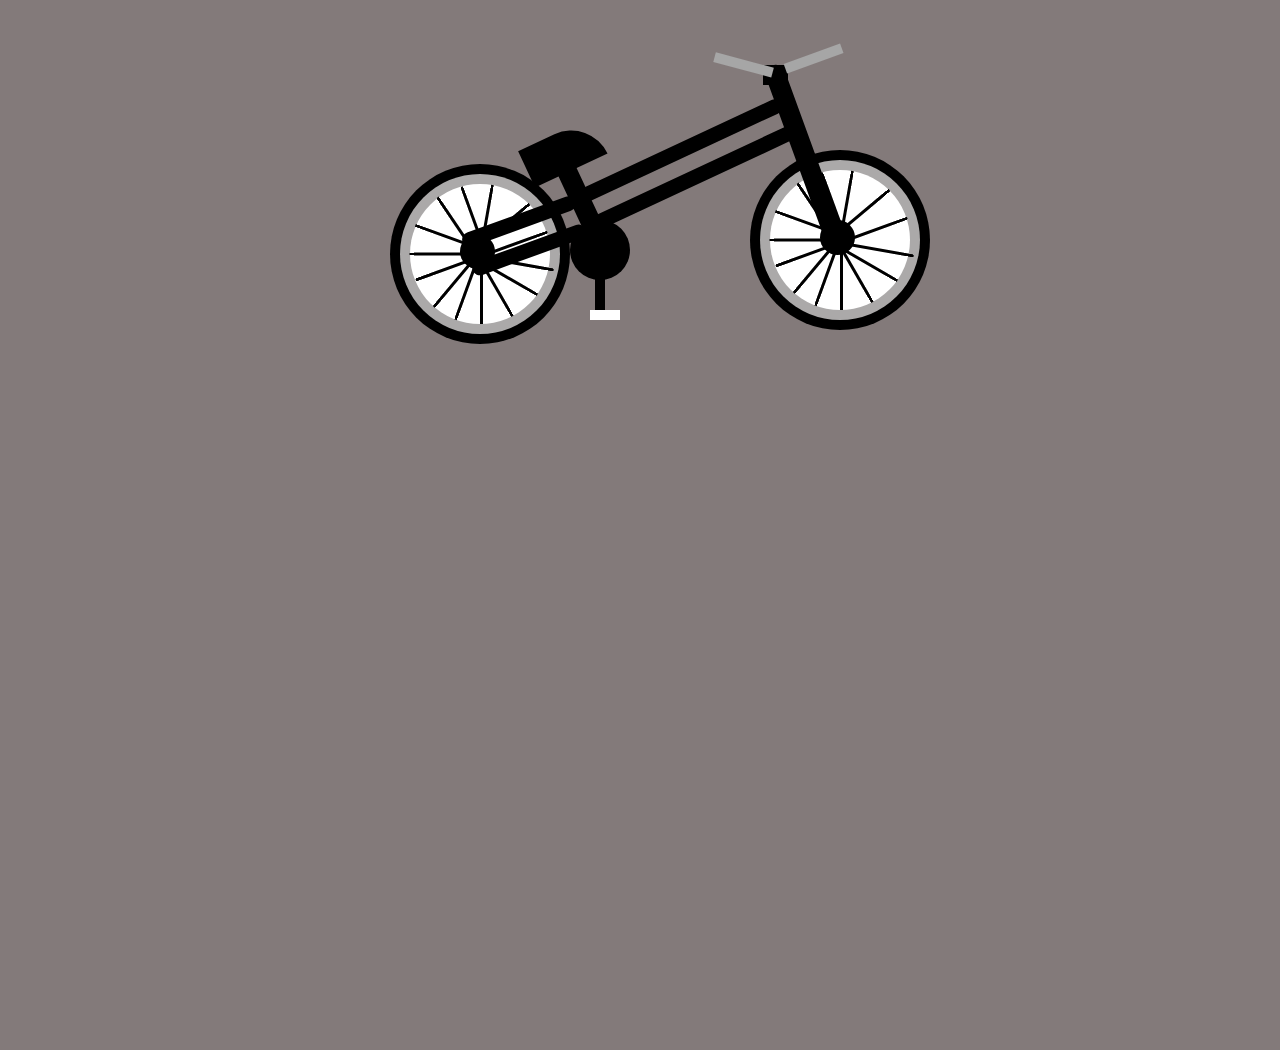
<file: lesson_11/index.html>
<!DOCTYPE html>
<html lang="en">
<head>
	<meta charset="UTF-8">
	<meta name="viewport" content="width=device-width, initial-scale=1.0">
	<title>lesson 11</title>
	<link rel="stylesheet" href="css/style.css">
	<link rel="stylesheet" href="css/nullstyle.css">
</head>
<body>
	<div class='wrapper'>
		<header class='header'></header>
		<main class='page'>
			<div class="ns-bike__body">
				<div class="ns-bike__wheel-front">
					<div class="ns-bike__tire">
						<div class="ns-bike__rim-front">
							<div class="air">
								<div class="ns-bike__bushing-front">
									<div class="sprinkles">
										<div class="ns-bike__sprinkles"></div>
										<div class="ns-bike__sprinkles"></div>
										<div class="ns-bike__sprinkles"></div>
										<div class="ns-bike__sprinkles"></div>
										<div class="ns-bike__sprinkles"></div>
										<div class="ns-bike__sprinkles"></div>
										<div class="ns-bike__sprinkles"></div>
										<div class="ns-bike__sprinkles"></div>
										<div class="ns-bike__sprinkles"></div>
										<div class="ns-bike__sprinkles"></div>
										<div class="ns-bike__sprinkles"></div>
										<div class="ns-bike__sprinkles"></div>
										<div class="ns-bike__sprinkles"></div>
										<div class="ns-bike__sprinkles"></div>
									</div>
								</div>
							</div>
						</div>
					</div>
				</div>



















				<div class="ns-bike__steering-wheel"></div>
				<div class="ns-bike__carried-out"></div>
				<div class="ns-bike__fork"></div>
				<div class="ns-bike__pipe-down"></div>
				<div class="ns-bike__pipe-top"></div>
				<div class="ns-bike__underseat"></div>
				<div class="ns-bike__saddle"></div>
				<div class="ns-bike__pipe-rear-down"></div>
				<div class="ns-bike__pipe-rear-top"></div>
				<div class="ns-bike__wheel-rear">
					<div class="ns-bike__tire">
						<div class="ns-bike__rim-rear">
							<div class="air">
								<div class="ns-bike__bushing-rear">
									<div class="sprinkles-rear">
										<div class="ns-bike__sprinkles"></div>
										<div class="ns-bike__sprinkles"></div>
										<div class="ns-bike__sprinkles"></div>
										<div class="ns-bike__sprinkles"></div>
										<div class="ns-bike__sprinkles"></div>
										<div class="ns-bike__sprinkles"></div>
										<div class="ns-bike__sprinkles"></div>
										<div class="ns-bike__sprinkles"></div>
										<div class="ns-bike__sprinkles"></div>
										<div class="ns-bike__sprinkles"></div>
										<div class="ns-bike__sprinkles"></div>
										<div class="ns-bike__sprinkles"></div>
										<div class="ns-bike__sprinkles"></div>
										<div class="ns-bike__sprinkles"></div>
									</div>
								</div>
							</div>
						</div>
					</div>
				</div>
				<div class="ns-bike__carried"></div>
				<div class="ns-bike__connecting-rod"></div>
				<div class="ns-bike__pedal"></div>
			</div>
		</main>
		<footer class='footer'></footer>
	</div>
</body>
</html>
</file>
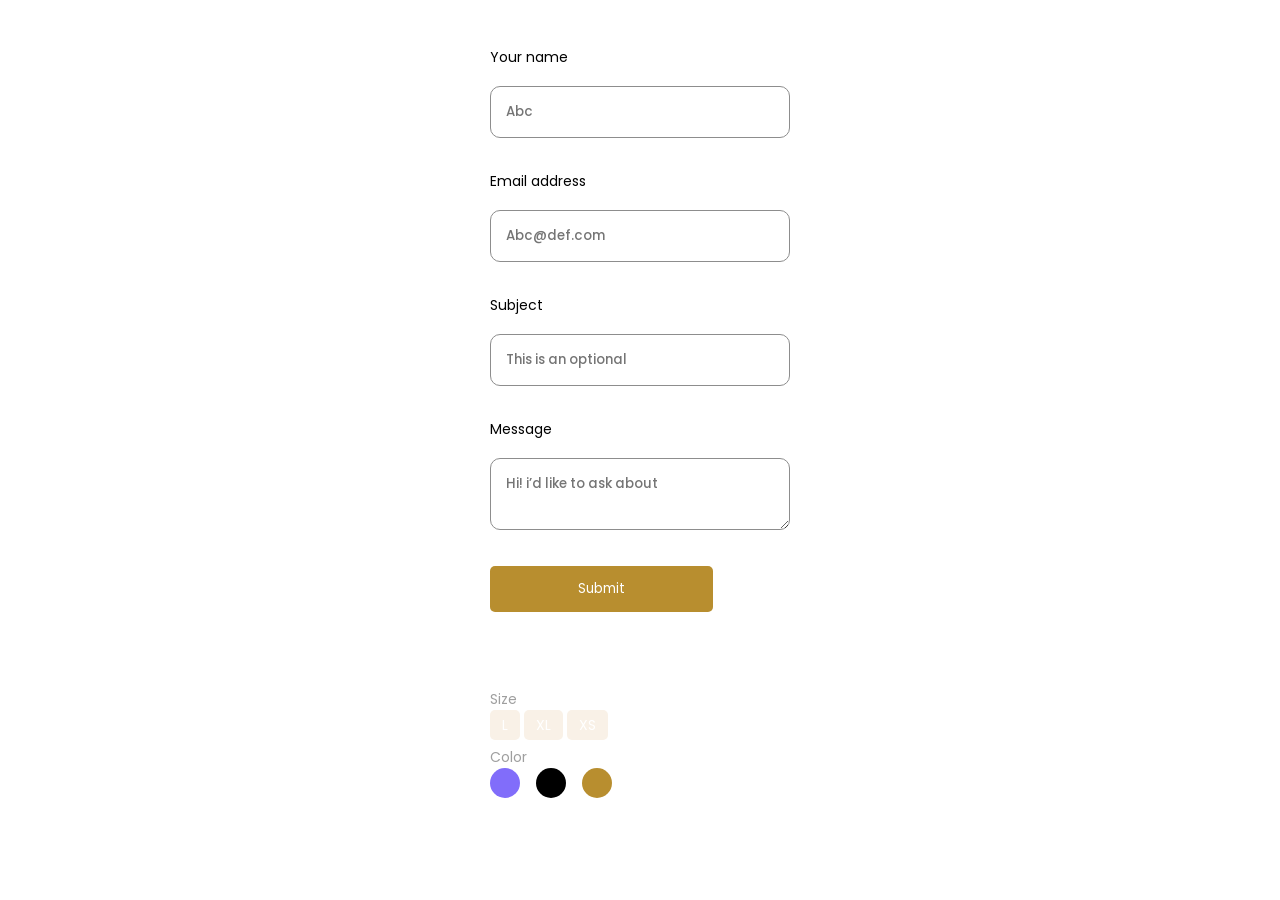
<file: lesson_14/index.html>
<!DOCTYPE html>
<html lang="en">
<head>
	<meta charset="UTF-8">
	<meta name="viewport" content="width=device-width, initial-scale=1.0">
	<title>lesson 14</title>
	<link rel="stylesheet" href="css/style.css">
	<link rel="stylesheet" href="css/nullstyle.css">
</head>
<body>
	<div class='wrapper'>
		<header class='header'>
		</header>
		<main class='page'>
			<div class='form__conteiner _conteiner'>
			<form action="#" class="form">
				<div class="menu_text">
					<label class="label_1" for="name_1">Your name</label>
					<input autocomplete="off" required id="name_1" name="form[]" type="text" placeholder="Abc" class="menu_item">
				</div>
				<div class="menu_text">
					<label class="label_1" for="name_2">Email address</label>
					<input autocomplete="off"  required id="name_2" name="form[]" type="email" placeholder="Abc@def.com" class="menu_item">
				</div>
				<div class="menu_text">
					<label class="label_1" for="name_3">Subject</label>
					<input autocomplete="off" required id="name_3" name="form[]" type="text" placeholder="This is an optional" class="menu_item">
				</div>
				<div class="menu_text">
					<label class="label_1" for="name_4">Message</label>
					<textarea class="menu_item menu_item_4" name="form[] " id="name_4" placeholder="Hi! i’d like to ask about"></textarea>
				</div>
				<div class="menu_text">
					<button type="submit" class="button" name="form[]">Submit</button>
				</div>
			</form>
			<div class="form__color">
				<div class="body">
					<div class="size">
						<h1 class="size__titel">Size</h1>
						<div class="size__content">
								<input type="radio" name="group" id="btn1" class="radio-input">
								<input type="radio" name="group" id="btn2" class="radio-input">
								<input type="radio" name="group" id="btn3" class="radio-input">
								<div class="buttons">
									<label for="btn1" class="button-size l">L</label>
									<label for="btn2" class="button-size xl">XL</label>
									<label for="btn3" class="button-size xs">XS</label>
								</div>
						</div>
					</div>
					<div class="color">
						<h1 class="color__titel">Color</h1>
						<div class="color__content">
							<input type="radio" name="color" id="toggle-btn" class="hidden-radio">
							<input type="radio" name="color" id="toggle-btn_2" class="hidden-radio">
							<input type="radio" name="color" id="toggle-btn_3" class="hidden-radio">
							<div class="buttons">
								<label for="toggle-btn" class="button-label__purpel purpel"></label>
								<label for="toggle-btn_2" class="button-label__black black"></label>
								<label for="toggle-btn_3" class="button-label__golden golden"></label>
							</div>
						</div>
					</div>
				</div>
			</div>
			</div>
		</main>
		<footer class='footer'></footer>
	</div>
	
</body>
</html>
</file>
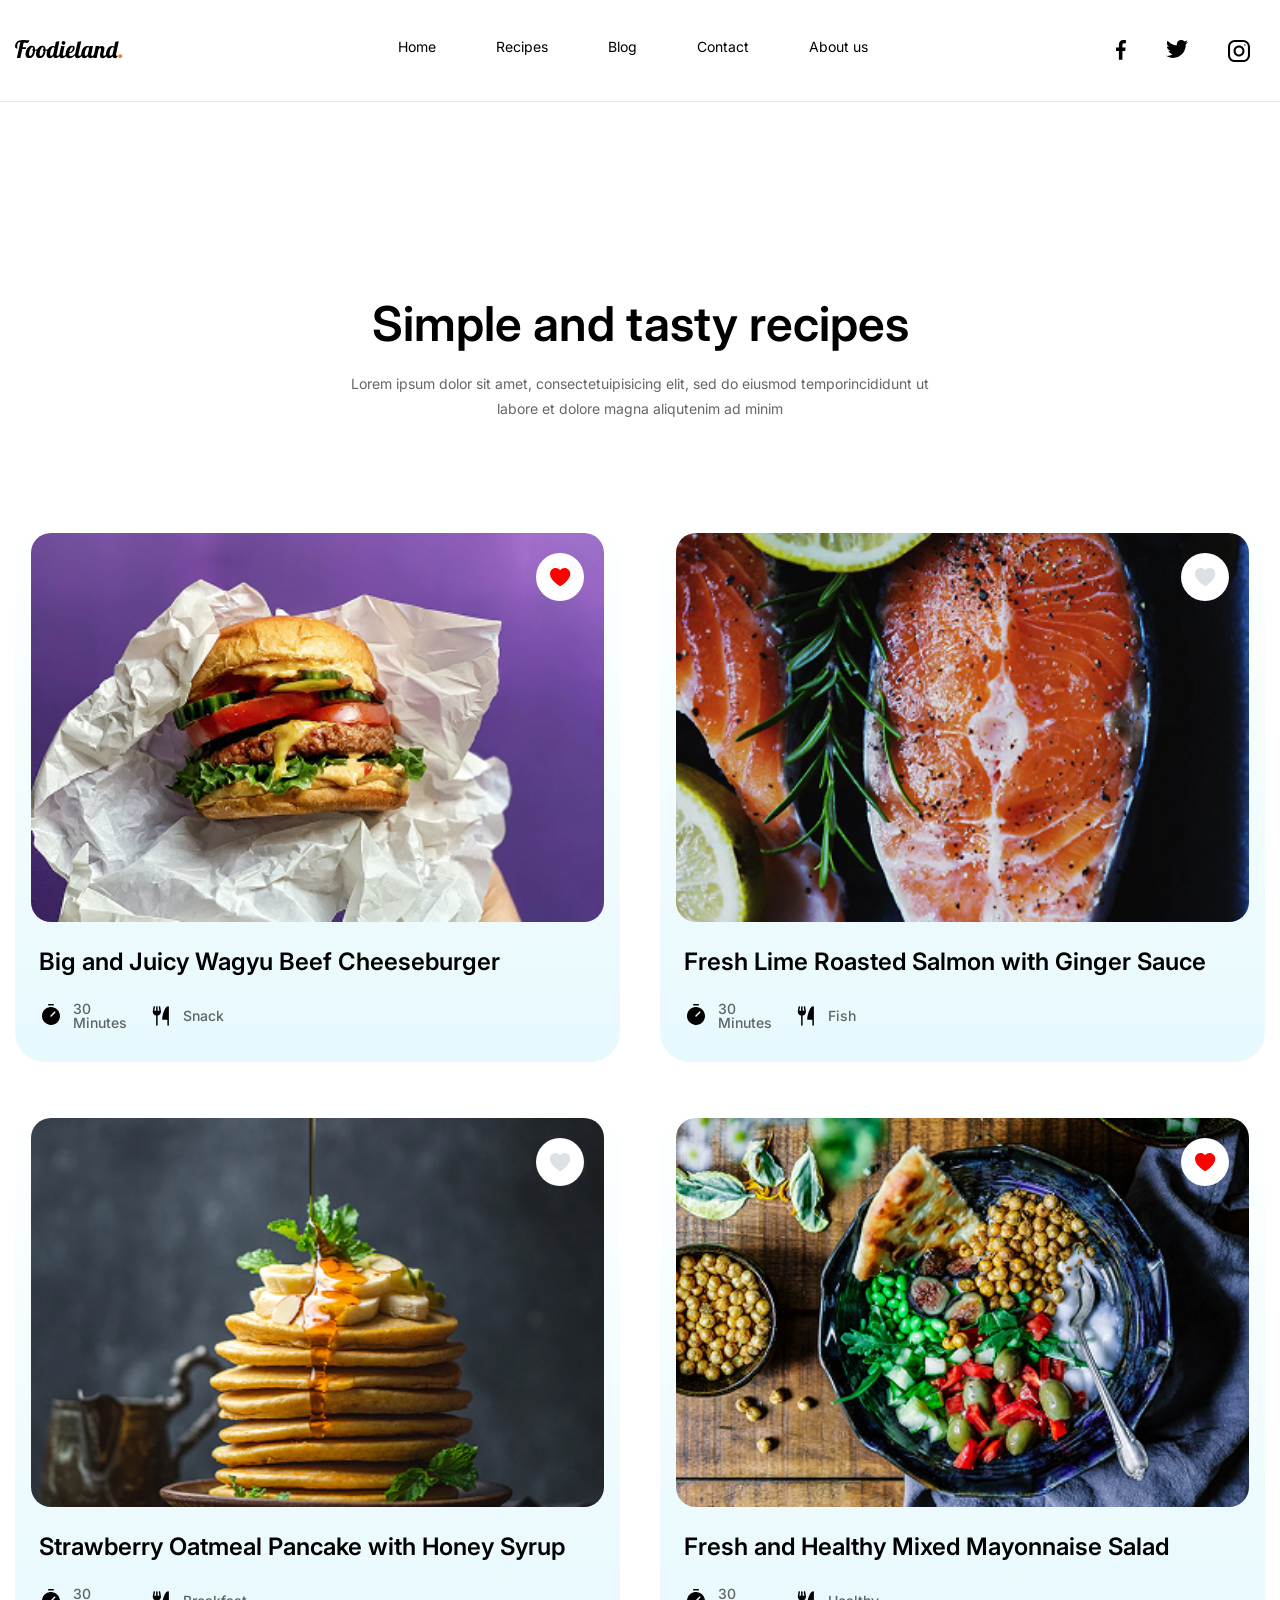
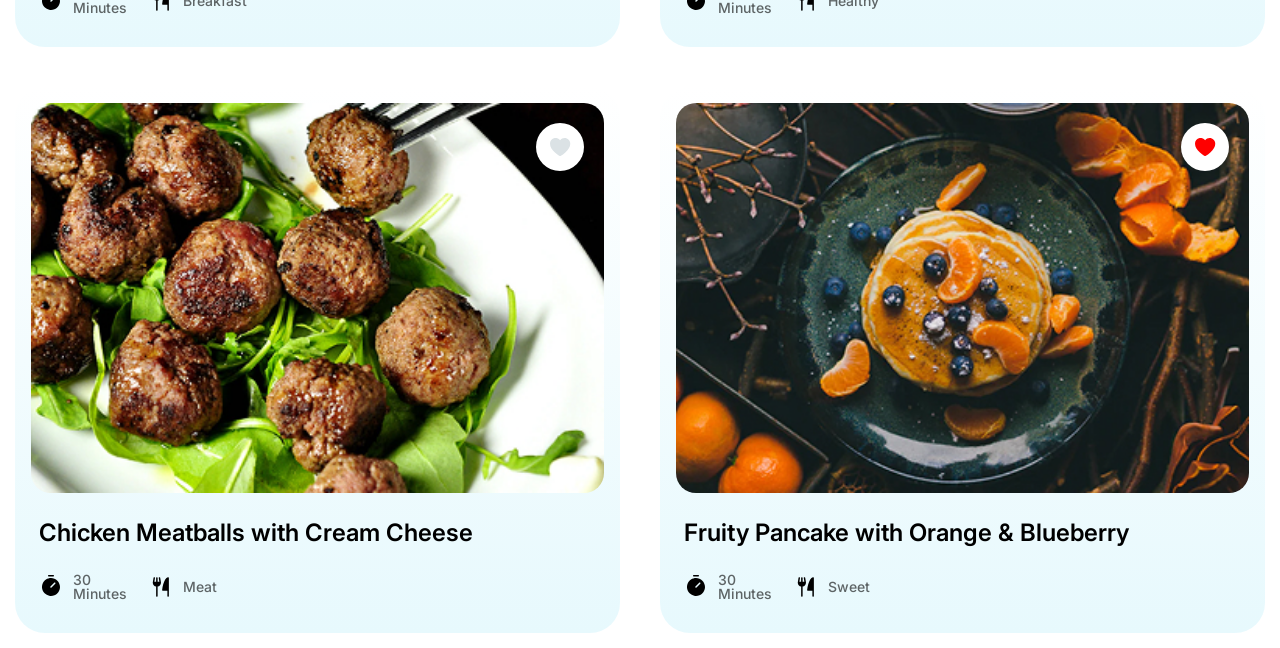
<file: lesson_16/index.html>
<!DOCTYPE html>
<html lang="en">
<head>
	<meta charset="UTF-8">
	<meta name="viewport" content="width=device-width, initial-scale=1.0">
	<title>lesson 16</title>
	<link rel="stylesheet" href="css/style.css">
	<link rel="stylesheet" href="css/nullstyle.css">
</head>
<body>
	<div class='wrapper'>
		<header class='header'>
			<div class='header__container _container'>
				<div class="header__logo">
					<img src="img/logo.svg" alt="Logo" class="logo">
				</div>
				<div class="header__menu menu">
					<div class="menu__body">
						<ul class="menu__list">
							<li class="menu__item"><a href="#" class="menu__link">Home</a></li>
							<li class="menu__item"><a href="#" class="menu__link">Recipes</a></li>
							<li class="menu__item"><a href="#" class="menu__link">Blog</a></li>
							<li class="menu__item"><a href="#" class="menu__link">Contact</a></li>
							<li class="menu__item"><a href="#" class="menu__link">About us</a></li>
						</ul>
					</div>
					
				</div>
				<div class="header__social">
					<a target="_blank" href="#" class="social__link"><img src="img/icons/01.svg" alt="Facebook"></a>
					<a target="_blank" href="#" class="social__link"><img src="img/icons/02.svg" alt="Instagram"></a>
					<a target="_blank" href="#" class="social__link"><img src="img/icons/03.svg" alt="Twitter"></a>
				</div>
				<button class="menu__icon icon-menu">
					<span></span>
				</button>
			</div>
		</header>
		<main class='page'>
			<section class="page__products products">
				<div class='products__conteiner _conteiner'>
						<div class='food__header header-food header-food_center'>
							<h1 class='header-food__title'>Simple and tasty recipes</h1>
							<h2 class='header-food__subtitle'>Lorem ipsum dolor sit amet, consectetuipisicing elit, sed do eiusmod temporincididunt ut labore et dolore magna aliqutenim ad minim</h2>
					</div>
					<div class="products__items">
						<div class="products__item item-products">
							<div class="item-products__header">
								<a href="#" class="item-products__image"><img src="img/01.jpg" alt="Image" class="item-products__img"></a>
								<a href="#" class="item-products__favorite item-products__favorite--active">
									<svg width="21" height="18" viewBox="0 0 21 18" fill="none" xmlns="http://www.w3.org/2000/svg">
									<path
										d="M14.625 8.2786e-06C13.7519 -0.00149138 12.8905 0.200775 12.1093 0.590718C11.328 0.980661 10.6486 1.54752 10.125 2.24621C9.41584 1.30266 8.42792 0.606001 7.30103 0.254824C6.17415 -0.0963541 4.96536 -0.0842713 3.84572 0.289363C2.72607 0.662997 1.75228 1.37926 1.06212 2.3368C0.371965 3.29434 0.0003989 4.44467 0 5.62501C0 12.3621 9.36008 17.6813 9.75851 17.9044C9.87048 17.9671 9.99667 18 10.125 18C10.2533 18 10.3795 17.9671 10.4915 17.9044C12.213 16.8961 13.8287 15.7173 15.3142 14.3856C18.5893 11.438 20.25 8.49047 20.25 5.62501C20.2483 4.13368 19.6551 2.70393 18.6006 1.6494C17.5461 0.594873 16.1163 0.00169855 14.625 8.2786e-06Z"
										fill="#DBE2E5" />
								</svg></a>
							</div>
							<div class="item-products__body">
								<a href="#" class="item-products__link-title">
									<h4 class="item-products__title">Big and Juicy Wagyu Beef Cheeseburger</h4>
								</a>
								<div class="item-products__options options-item-products">
									<div class="options-item-products__item options-item-products__item--time">30 Minutes</div>
									<div class="options-item-products__item options-item-products__item--fork">Snack</div>
								</div>
							</div>
						</div>
							<div class="products__item item-products">
								<div class="item-products__header">
									<a href="#" class="item-products__image"><img src="img/02.jpg" alt="Image" class="item-products__img"></a>
									<a href="#" class="item-products__favorite item-products__favorite">
										<svg width="21" height="18" viewBox="0 0 21 18" fill="none" xmlns="http://www.w3.org/2000/svg">
											<path
												d="M14.625 8.2786e-06C13.7519 -0.00149138 12.8905 0.200775 12.1093 0.590718C11.328 0.980661 10.6486 1.54752 10.125 2.24621C9.41584 1.30266 8.42792 0.606001 7.30103 0.254824C6.17415 -0.0963541 4.96536 -0.0842713 3.84572 0.289363C2.72607 0.662997 1.75228 1.37926 1.06212 2.3368C0.371965 3.29434 0.0003989 4.44467 0 5.62501C0 12.3621 9.36008 17.6813 9.75851 17.9044C9.87048 17.9671 9.99667 18 10.125 18C10.2533 18 10.3795 17.9671 10.4915 17.9044C12.213 16.8961 13.8287 15.7173 15.3142 14.3856C18.5893 11.438 20.25 8.49047 20.25 5.62501C20.2483 4.13368 19.6551 2.70393 18.6006 1.6494C17.5461 0.594873 16.1163 0.00169855 14.625 8.2786e-06Z"
												fill="#DBE2E5" />
										</svg></a>
								</div>
								<div class="item-products__body">
									<a href="#" class="item-products__link-title">
										<h4 class="item-products__title">Fresh Lime Roasted Salmon with Ginger Sauce</h4>
									</a>
									<div class="item-products__options options-item-products">
										<div class="options-item-products__item options-item-products__item--time">30 Minutes</div>
										<div class="options-item-products__item options-item-products__item--fork">Fish</div>
									</div>
								</div>
							</div>
							<div class="products__item item-products">
								<div class="item-products__header">
									<a href="#" class="item-products__image"><img src="img/03.jpg" alt="Image" class="item-products__img"></a>
									<a href="#" class="item-products__favorite item-products__favorite">
										<svg width="21" height="18" viewBox="0 0 21 18" fill="none" xmlns="http://www.w3.org/2000/svg">
											<path
												d="M14.625 8.2786e-06C13.7519 -0.00149138 12.8905 0.200775 12.1093 0.590718C11.328 0.980661 10.6486 1.54752 10.125 2.24621C9.41584 1.30266 8.42792 0.606001 7.30103 0.254824C6.17415 -0.0963541 4.96536 -0.0842713 3.84572 0.289363C2.72607 0.662997 1.75228 1.37926 1.06212 2.3368C0.371965 3.29434 0.0003989 4.44467 0 5.62501C0 12.3621 9.36008 17.6813 9.75851 17.9044C9.87048 17.9671 9.99667 18 10.125 18C10.2533 18 10.3795 17.9671 10.4915 17.9044C12.213 16.8961 13.8287 15.7173 15.3142 14.3856C18.5893 11.438 20.25 8.49047 20.25 5.62501C20.2483 4.13368 19.6551 2.70393 18.6006 1.6494C17.5461 0.594873 16.1163 0.00169855 14.625 8.2786e-06Z"
												fill="#DBE2E5" />
										</svg></a>
								</div>
								<div class="item-products__body">
									<a href="#" class="item-products__link-title">
										<h4 class="item-products__title">Strawberry Oatmeal Pancake with Honey Syrup</h4>
									</a>
									<div class="item-products__options options-item-products">
										<div class="options-item-products__item options-item-products__item--time">30 Minutes</div>
										<div class="options-item-products__item options-item-products__item--fork">Breakfast</div>
									</div>
								</div>
							</div>
							<div class="products__item item-products">
								<div class="item-products__header">
									<a href="#" class="item-products__image"><img src="img/04.jpg" alt="Image" class="item-products__img"></a>
									<a href="#" class="item-products__favorite item-products__favorite--active">
										<svg width="21" height="18" viewBox="0 0 21 18" fill="none" xmlns="http://www.w3.org/2000/svg">
											<path
												d="M14.625 8.2786e-06C13.7519 -0.00149138 12.8905 0.200775 12.1093 0.590718C11.328 0.980661 10.6486 1.54752 10.125 2.24621C9.41584 1.30266 8.42792 0.606001 7.30103 0.254824C6.17415 -0.0963541 4.96536 -0.0842713 3.84572 0.289363C2.72607 0.662997 1.75228 1.37926 1.06212 2.3368C0.371965 3.29434 0.0003989 4.44467 0 5.62501C0 12.3621 9.36008 17.6813 9.75851 17.9044C9.87048 17.9671 9.99667 18 10.125 18C10.2533 18 10.3795 17.9671 10.4915 17.9044C12.213 16.8961 13.8287 15.7173 15.3142 14.3856C18.5893 11.438 20.25 8.49047 20.25 5.62501C20.2483 4.13368 19.6551 2.70393 18.6006 1.6494C17.5461 0.594873 16.1163 0.00169855 14.625 8.2786e-06Z"
												fill="#DBE2E5" />
										</svg></a>
								</div>
								<div class="item-products__body">
									<a href="#" class="item-products__link-title">
										<h4 class="item-products__title">Fresh and Healthy Mixed Mayonnaise Salad</h4>
									</a>
									<div class="item-products__options options-item-products">
										<div class="options-item-products__item options-item-products__item--time">30 Minutes</div>
										<div class="options-item-products__item options-item-products__item--fork">Healthy</div>
									</div>
								</div>
							</div>
							<div class="products__item item-products">
								<div class="item-products__header">
									<a href="#" class="item-products__image"><img src="img/05.jpg" alt="Image" class="item-products__img"></a>
									<a href="#" class="item-products__favorite item-products__favorite">
										<svg width="21" height="18" viewBox="0 0 21 18" fill="none" xmlns="http://www.w3.org/2000/svg">
											<path
												d="M14.625 8.2786e-06C13.7519 -0.00149138 12.8905 0.200775 12.1093 0.590718C11.328 0.980661 10.6486 1.54752 10.125 2.24621C9.41584 1.30266 8.42792 0.606001 7.30103 0.254824C6.17415 -0.0963541 4.96536 -0.0842713 3.84572 0.289363C2.72607 0.662997 1.75228 1.37926 1.06212 2.3368C0.371965 3.29434 0.0003989 4.44467 0 5.62501C0 12.3621 9.36008 17.6813 9.75851 17.9044C9.87048 17.9671 9.99667 18 10.125 18C10.2533 18 10.3795 17.9671 10.4915 17.9044C12.213 16.8961 13.8287 15.7173 15.3142 14.3856C18.5893 11.438 20.25 8.49047 20.25 5.62501C20.2483 4.13368 19.6551 2.70393 18.6006 1.6494C17.5461 0.594873 16.1163 0.00169855 14.625 8.2786e-06Z"
												fill="#DBE2E5" />
										</svg></a>
								</div>
								<div class="item-products__body">
									<a href="#" class="item-products__link-title">
										<h4 class="item-products__title">Chicken Meatballs with Cream Cheese</h4>
									</a>
									<div class="item-products__options options-item-products">
										<div class="options-item-products__item options-item-products__item--time">30 Minutes</div>
										<div class="options-item-products__item options-item-products__item--fork">Meat</div>
									</div>
								</div>
							</div>
							<div class="products__item item-products">
								<div class="item-products__header">
									<a href="#" class="item-products__image"><img src="img/06.jpg" alt="Image" class="item-products__img"></a>
									<a href="#" class="item-products__favorite item-products__favorite--active">
										<svg width="21" height="18" viewBox="0 0 21 18" fill="none" xmlns="http://www.w3.org/2000/svg">
											<path
												d="M14.625 8.2786e-06C13.7519 -0.00149138 12.8905 0.200775 12.1093 0.590718C11.328 0.980661 10.6486 1.54752 10.125 2.24621C9.41584 1.30266 8.42792 0.606001 7.30103 0.254824C6.17415 -0.0963541 4.96536 -0.0842713 3.84572 0.289363C2.72607 0.662997 1.75228 1.37926 1.06212 2.3368C0.371965 3.29434 0.0003989 4.44467 0 5.62501C0 12.3621 9.36008 17.6813 9.75851 17.9044C9.87048 17.9671 9.99667 18 10.125 18C10.2533 18 10.3795 17.9671 10.4915 17.9044C12.213 16.8961 13.8287 15.7173 15.3142 14.3856C18.5893 11.438 20.25 8.49047 20.25 5.62501C20.2483 4.13368 19.6551 2.70393 18.6006 1.6494C17.5461 0.594873 16.1163 0.00169855 14.625 8.2786e-06Z"
												fill="#DBE2E5" />
										</svg></a>
								</div>
								<div class="item-products__body">
									<a href="#" class="item-products__link-title">
										<h4 class="item-products__title">Fruity Pancake with Orange & Blueberry</h4>
									</a>
									<div class="item-products__options options-item-products">
										<div class="options-item-products__item options-item-products__item--time">30 Minutes</div>
										<div class="options-item-products__item options-item-products__item--fork">Sweet</div>
									</div>
								</div>
							</div>
							
					</div>
					
				</div>
			</section>
		</main>
		<footer class='footer'></footer>
	</div>
	<script src="js/script.js"></script>
</body>
</html>
</file>
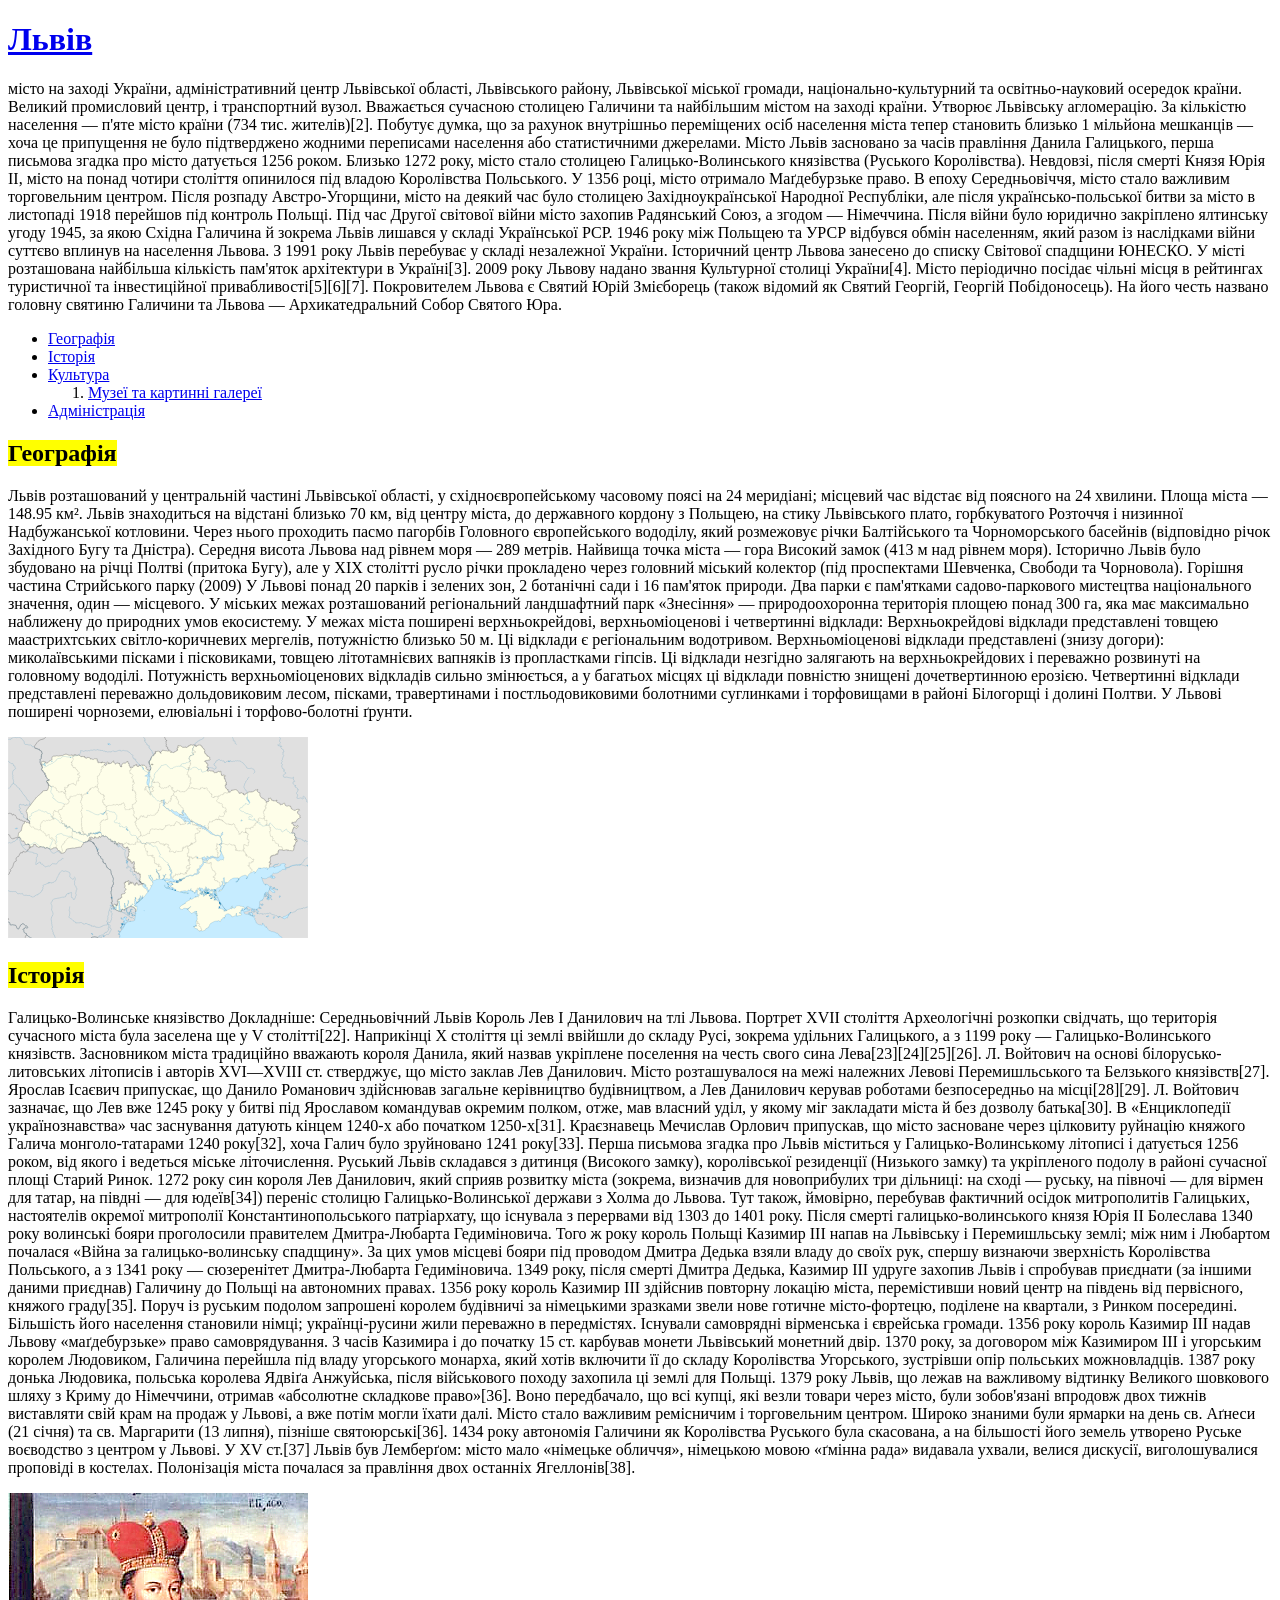
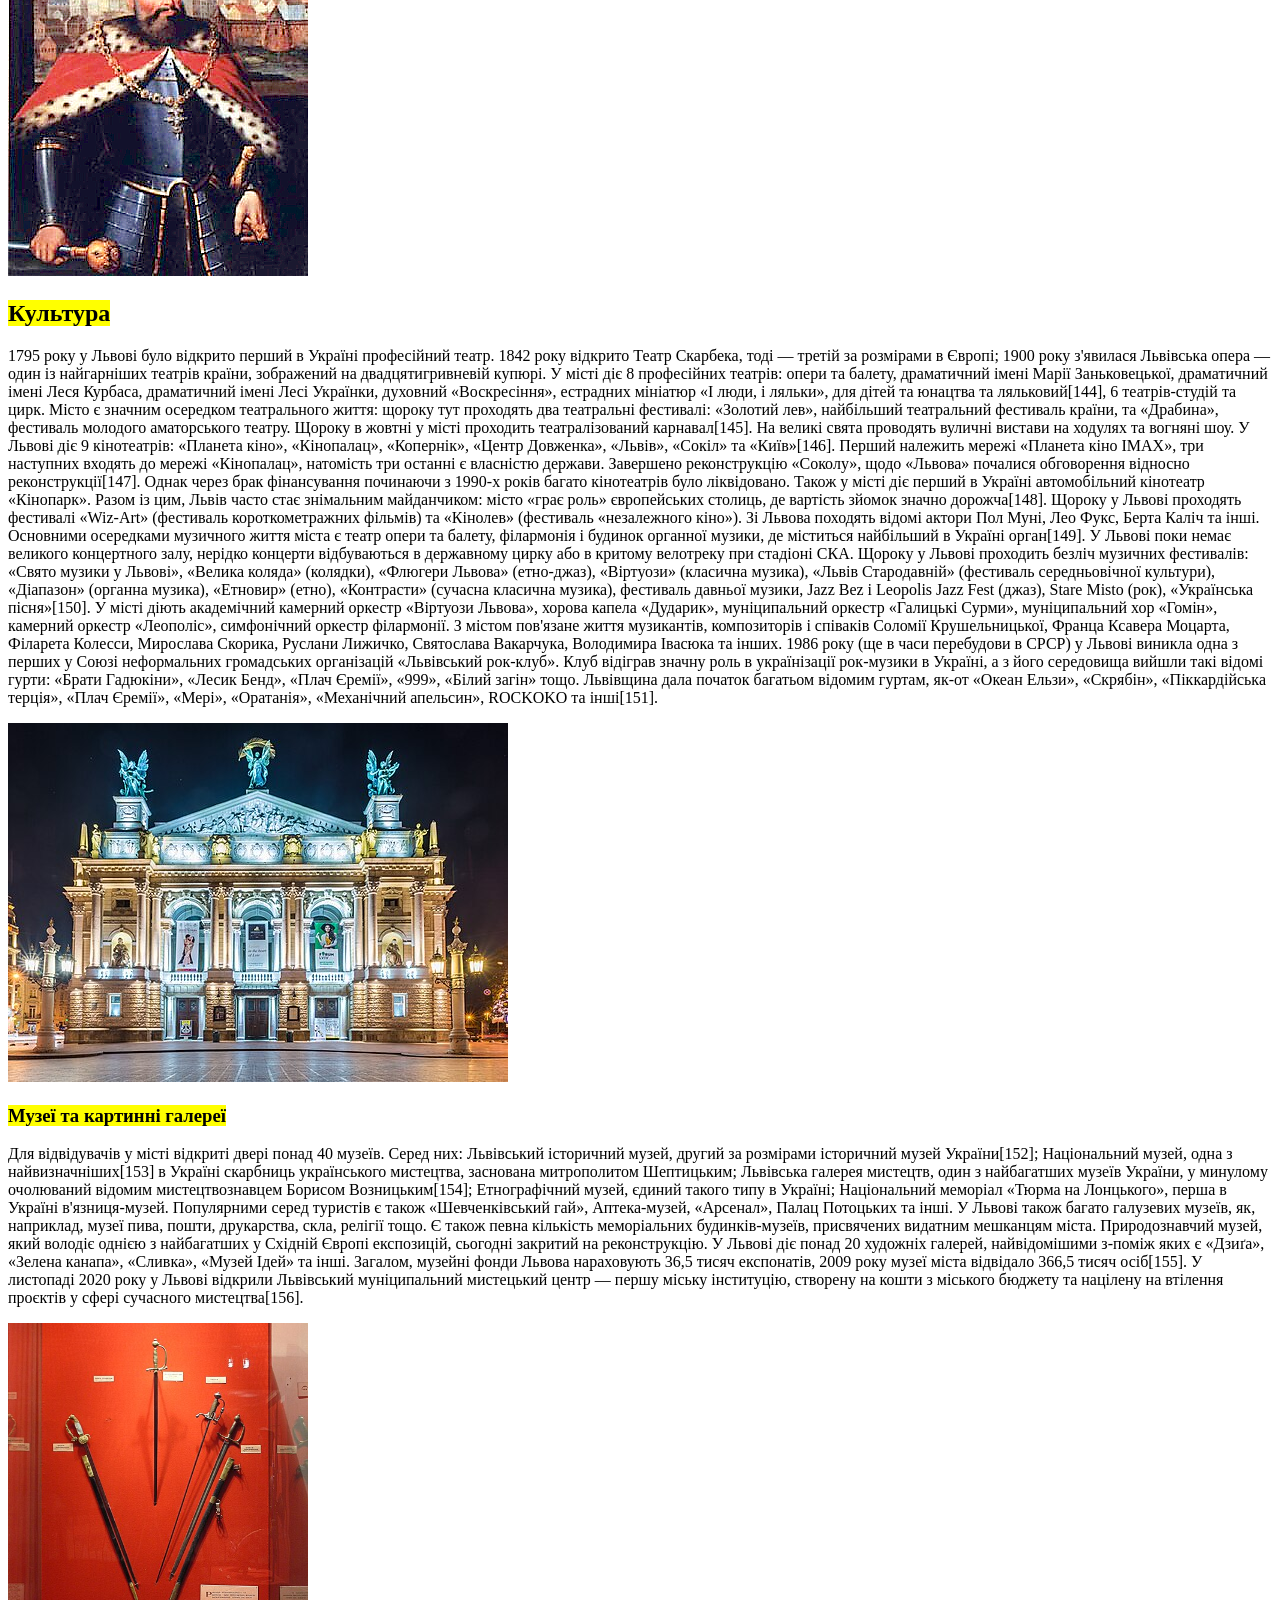
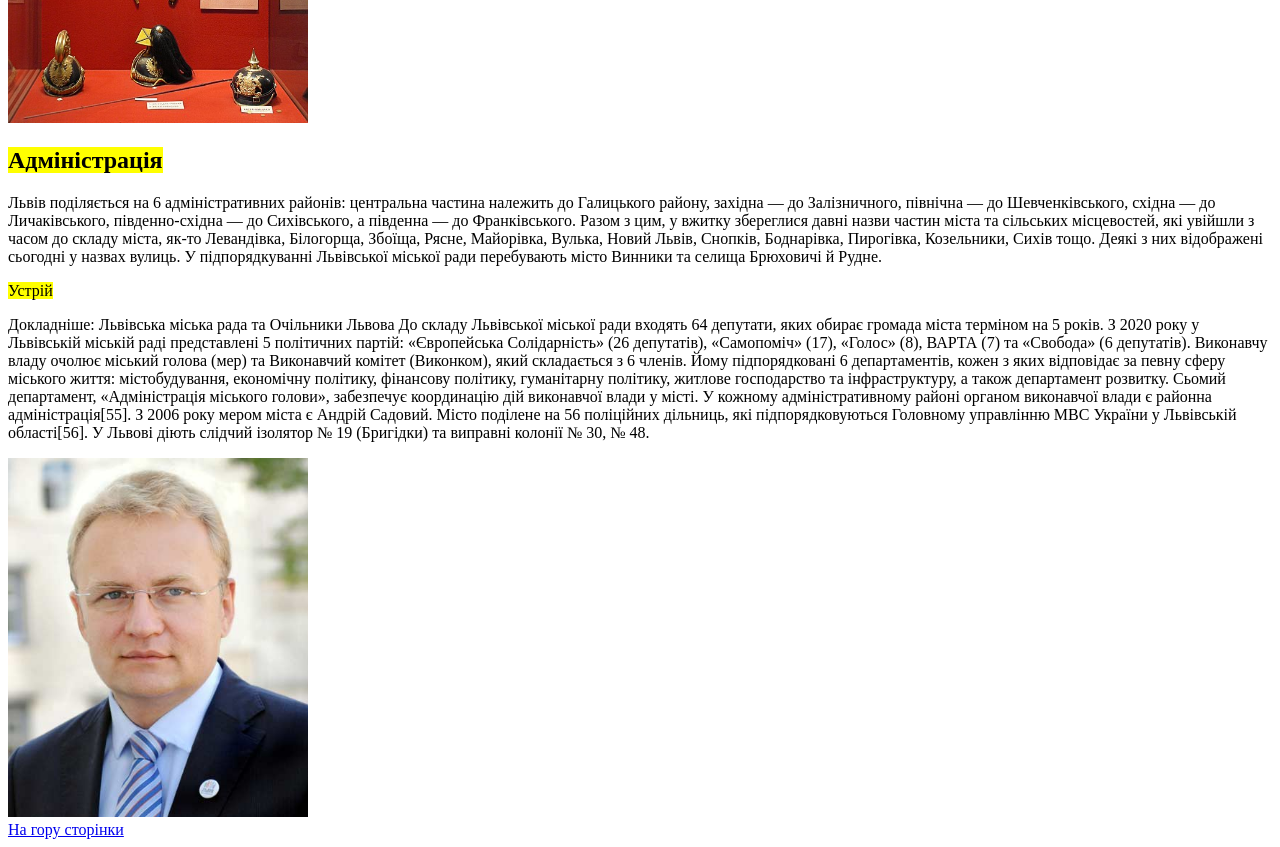
<file: lesson_2/index.html>
<!DOCTYPE html>
<html lang="en">
<head>
	<meta charset="UTF-8">
	<meta name="viewport" content="width=device-width, initial-scale=1.0">
	<title>lesson 2</title>
</head>
<body>
	<header id="header">
	<h1 ><a href="https://uk.wikipedia.org/wiki/%D0%9B%D1%8C%D0%B2%D1%96%D0%B2">Львів</a></h1>
	<div><p>місто на заході України, адміністративний центр Львівської області, Львівського району, Львівської міської громади,
	національно-культурний та освітньо-науковий осередок країни. Великий промисловий центр, і транспортний вузол. Вважається
	сучасною столицею Галичини та найбільшим містом на заході країни. Утворює Львівську агломерацію. За кількістю населення
	— п'яте місто країни (734 тис. жителів)[2]. Побутує думка, що за рахунок внутрішньо переміщених осіб населення міста
	тепер становить близько 1 мільйона мешканців — хоча це припущення не було підтверджено жодними переписами населення або
	статистичними джерелами.
	
	Місто Львів засновано за часів правління Данила Галицького, перша письмова згадка про місто датується 1256 роком.
	Близько 1272 року, місто стало столицею Галицько-Волинського князівства (Руського Королівства). Невдовзі, після смерті
	Князя Юрія II, місто на понад чотири століття опинилося під владою Королівства Польського. У 1356 році, місто отримало
	Маґдебурзьке право. В епоху Середньовіччя, місто стало важливим торговельним центром. Після розпаду Австро-Угорщини,
	місто на деякий час було столицею Західноукраїнської Народної Республіки, але після українсько-польської битви за місто
	в листопаді 1918 перейшов під контроль Польщі. Під час Другої світової війни місто захопив Радянський Союз, а згодом —
	Німеччина. Після війни було юридично закріплено ялтинську угоду 1945, за якою Східна Галичина й зокрема Львів лишався у
	складі Української РСР. 1946 року між Польщею та УРСР відбувся обмін населенням, який разом із наслідками війни суттєво
	вплинув на населення Львова. З 1991 року Львів перебуває у складі незалежної України.
	
	Історичний центр Львова занесено до списку Світової спадщини ЮНЕСКО. У місті розташована найбільша кількість пам'яток
	архітектури в Україні[3]. 2009 року Львову надано звання Культурної столиці України[4]. Місто періодично посідає чільні
	місця в рейтингах туристичної та інвестиційної привабливості[5][6][7].
	
	Покровителем Львова є Святий Юрій Змієборець (також відомий як Святий Георгій, Георгій Побідоносець). ​На його честь
	названо головну святиню Галичини та Львова — Архикатедральний Собор Святого Юра.</p></div>
	<div>
		<ul>
			<li><a href="#geografi">Географія</a></li>
			<li><a  href="#histori">Історія</a></li>
			<li><a  href="#kultura">Культура</a>
			<ol><li><a href="#musem">Музеї та картинні галереї</a></li></ol></li>
			<li><a  href="#administr">Адміністрація</a></li>
		</ul>
	</div>
	</header>
	<main>
	<h2><mark>Географія</mark></h2>
	<div id="geografi"><p>Львів розташований у центральній частині Львівської області, у східноєвропейському часовому поясі на 24 меридіані;
	місцевий час відстає від поясного на 24 хвилини. Площа міста — 148.95 км².
	
	Львів знаходиться на відстані близько 70 км, від центру міста, до державного кордону з Польщею, на стику Львівського
	плато, горбкуватого Розточчя і низинної Надбужанської котловини. Через нього проходить пасмо пагорбів Головного
	європейського вододілу, який розмежовує річки Балтійського та Чорноморського басейнів (відповідно річок Західного Бугу
	та Дністра). Середня висота Львова над рівнем моря — 289 метрів. Найвища точка міста — гора Високий замок (413 м над
	рівнем моря). Історично Львів було збудовано на річці Полтві (притока Бугу), але у XIX столітті русло річки прокладено
	через головний міський колектор (під проспектами Шевченка, Свободи та Чорновола).
	
	
	Горішня частина Стрийського парку (2009)
	У Львові понад 20 парків і зелених зон, 2 ботанічні сади і 16 пам'яток природи. Два парки є пам'ятками садово-паркового
	мистецтва національного значення, один — місцевого. У міських межах розташований регіональний ландшафтний парк
	«Знесіння» — природоохоронна територія площею понад 300 га, яка має максимально наближену до природних умов екосистему.
	
	У межах міста поширені верхньокрейдові, верхньоміоценові і четвертинні відклади:
	
	Верхньокрейдові відклади представлені товщею маастрихтських світло-коричневих мергелів, потужністю близько 50 м. Ці
	відклади є регіональним водотривом.
	Верхньоміоценові відклади представлені (знизу догори): миколаївськими пісками і пісковиками, товщею літотамнієвих
	вапняків із пропластками гіпсів. Ці відклади незгідно залягають на верхньокрейдових і переважно розвинуті на головному
	вододілі. Потужність верхньоміоценових відкладів сильно змінюється, а у багатьох місцях ці відклади повністю знищені
	дочетвертинною ерозією.
	Четвертинні відклади представлені переважно дольдовиковим лесом, пісками, травертинами і постльодовиковими болотними
	суглинками і торфовищами в районі Білогорщі і долині Полтви.
	У Львові поширені чорноземи, елювіальні і торфово-болотні ґрунти.</p> <img src="img/Ukraine_administrative_locations_map,_improved.svg" width="300px" alt="Image"></div>
	<h2 id="histori"><mark>Історія</mark></h2>
	<div><p>Галицько-Волинське князівство
	Докладніше: Середньовічний Львів
	
	Король Лев I Данилович на тлі Львова. Портрет XVII століття
	Археологічні розкопки свідчать, що територія сучасного міста була заселена ще у V столітті[22]. Наприкінці X століття ці
	землі ввійшли до складу Русі, зокрема удільних Галицького, а з 1199 року — Галицько-Волинського князівств.
	
	Засновником міста традиційно вважають короля Данила, який назвав укріплене поселення на честь свого сина
	Лева[23][24][25][26]. Л. Войтович на основі білорусько-литовських літописів і авторів XVI—XVIII ст. стверджує, що місто
	заклав Лев Данилович. Місто розташувалося на межі належних Левові Перемишльського та Белзького князівств[27]. Ярослав
	Ісаєвич припускає, що Данило Романович здійснював загальне керівництво будівництвом, а Лев Данилович керував роботами
	безпосередньо на місці[28][29]. Л. Войтович зазначає, що Лев вже 1245 року у битві під Ярославом командував окремим
	полком, отже, мав власний уділ, у якому міг закладати міста й без дозволу батька[30]. В «Енциклопедії українознавства»
	час заснування датують кінцем 1240-х або початком 1250-х[31]. Краєзнавець Мечислав Орлович припускав, що місто засноване
	через цілковиту руйнацію княжого Галича монголо-татарами 1240 року[32], хоча Галич було зруйновано 1241 року[33].
	
	Перша письмова згадка про Львів міститься у Галицько-Волинському літописі і датується 1256 роком, від якого і ведеться
	міське літочислення. Руський Львів складався з дитинця (Високого замку), королівської резиденції (Низького замку) та
	укріпленого подолу в районі сучасної площі Старий Ринок.
	
	1272 року син короля Лев Данилович, який сприяв розвитку міста (зокрема, визначив для новоприбулих три дільниці: на
	сході — руську, на півночі — для вірмен для татар, на півдні — для юдеїв[34]) переніс столицю Галицько-Волинської
	держави з Холма до Львова. Тут також, ймовірно, перебував фактичний осідок митрополитів Галицьких, настоятелів окремої
	митрополії Константинопольського патріархату, що існувала з перервами від 1303 до 1401 року.
	
	Після смерті галицько-волинського князя Юрія II Болеслава 1340 року волинські бояри проголосили правителем
	Дмитра-Любарта Гедиміновича. Того ж року король Польщі Казимир III напав на Львівську і Перемишльську землі; між ним і
	Любартом почалася «Війна за галицько-волинську спадщину». За цих умов місцеві бояри під проводом Дмитра Дедька взяли
	владу до своїх рук, спершу визнаючи зверхність Королівства Польського, а з 1341 року — сюзеренітет Дмитра-Любарта
	Гедиміновича. 1349 року, після смерті Дмитра Дедька, Казимир III удруге захопив Львів і спробував приєднати (за іншими
	даними приєднав) Галичину до Польщі на автономних правах.
	
	1356 року король Казимир III здійснив повторну локацію міста, перемістивши новий центр на південь від первісного,
	княжого граду[35]. Поруч із руським подолом запрошені королем будівничі за німецькими зразками звели нове готичне
	місто-фортецю, поділене на квартали, з Ринком посередині. Більшість його населення становили німці; українці-русини жили
	переважно в передмістях. Існували самоврядні вірменська і єврейська громади. 1356 року король Казимир III надав Львову
	«маґдебурзьке» право самоврядування. З часів Казимира і до початку 15 ст. карбував монети Львівський монетний двір.
	
	1370 року, за договором між Казимиром III і угорським королем Людовиком, Галичина перейшла під владу угорського монарха,
	який хотів включити її до складу Королівства Угорського, зустрівши опір польських можновладців. 1387 року донька
	Людовика, польська королева Ядвіґа Анжуйська, після військового походу захопила ці землі для Польщі.
	
	1379 року Львів, що лежав на важливому відтинку Великого шовкового шляху з Криму до Німеччини, отримав «абсолютне
	складкове право»[36]. Воно передбачало, що всі купці, які везли товари через місто, були зобов'язані впродовж двох
	тижнів виставляти свій крам на продаж у Львові, а вже потім могли їхати далі. Місто стало важливим ремісничим і
	торговельним центром. Широко знаними були ярмарки на день св. Аґнеси (21 січня) та св. Маргарити (13 липня), пізніше
	святоюрські[36].
	
	1434 року автономія Галичини як Королівства Руського була скасована, а на більшості його земель утворено Руське
	воєводство з центром у Львові. У XV ст.[37] Львів був Лемберґом: місто мало «німецьке обличчя», німецькою мовою «ґмінна
	рада» видавала ухвали, велися дискусії, виголошувалися проповіді в костелах. Полонізація міста почалася за правління
	двох останніх Ягеллонів[38].</p><img width="300px" src="img/Lev_Danylovich_of_Halych.png" alt="Image"></div>
	<h2 id="kultura"><mark>Культура</mark></h2>
	<div >
		<p>1795 року у Львові було відкрито перший в Україні професійний театр. 1842 року відкрито Театр Скарбека, тоді — третій за
		розмірами в Європі; 1900 року з'явилася Львівська опера — один із найгарніших театрів країни, зображений на
		двадцятигривневій купюрі. У місті діє 8 професійних театрів: опери та балету, драматичний імені Марії Заньковецької,
		драматичний імені Леся Курбаса, драматичний імені Лесі Українки, духовний «Воскресіння», естрадних мініатюр «І люди, і
		ляльки», для дітей та юнацтва та ляльковий[144], 6 театрів-студій та цирк. Місто є значним осередком театрального життя:
		щороку тут проходять два театральні фестивалі: «Золотий лев», найбільший театральний фестиваль країни, та «Драбина»,
		фестиваль молодого аматорського театру. Щороку в жовтні у місті проходить театралізований карнавал[145]. На великі свята
		проводять вуличні вистави на ходулях та вогняні шоу.
		
		У Львові діє 9 кінотеатрів: «Планета кіно», «Кінопалац», «Копернік», «Центр Довженка», «Львів», «Сокіл» та «Київ»[146].
		Перший належить мережі «Планета кіно IMAX», три наступних входять до мережі «Кінопалац», натомість три останні є
		власністю держави. Завершено реконструкцію «Соколу», щодо «Львова» почалися обговорення відносно реконструкції[147].
		Однак через брак фінансування починаючи з 1990-х років багато кінотеатрів було ліквідовано. Також у місті діє перший в
		Україні автомобільний кінотеатр «Кінопарк». Разом із цим, Львів часто стає знімальним майданчиком: місто «грає роль»
		європейських столиць, де вартість зйомок значно дорожча[148]. Щороку у Львові проходять фестивалі «Wiz-Art» (фестиваль
		короткометражних фільмів) та «Кінолев» (фестиваль «незалежного кіно»). Зі Львова походять відомі актори Пол Муні, Лео
		Фукс, Берта Каліч та інші.
		
		Основними осередками музичного життя міста є театр опери та балету, філармонія і будинок органної музики, де міститься
		найбільший в Україні орган[149]. У Львові поки немає великого концертного залу, нерідко концерти відбуваються в
		державному цирку або в критому велотреку при стадіоні СКА. Щороку у Львові проходить безліч музичних фестивалів: «Свято
		музики у Львові», «Велика коляда» (колядки), «Флюгери Львова» (етно-джаз), «Віртуози» (класична музика), «Львів
		Стародавній» (фестиваль середньовічної культури), «Діапазон» (органна музика), «Етновир» (етно), «Контрасти» (сучасна
		класична музика), фестиваль давньої музики, Jazz Bez і Leopolis Jazz Fest (джаз), Stare Misto (рок), «Українська
		пісня»[150].
		
		У місті діють академічний камерний оркестр «Віртуози Львова», хорова капела «Дударик», муніципальний оркестр «Галицькі
		Сурми», муніципальний хор «Гомін», камерний оркестр «Леополіс», симфонічний оркестр філармонії. З містом пов'язане життя
		музикантів, композиторів і співаків Соломії Крушельницької, Франца Ксавера Моцарта, Філарета Колесси, Мирослава Скорика,
		Руслани Лижичко, Святослава Вакарчука, Володимира Івасюка та інших. 1986 року (ще в часи перебудови в СРСР) у Львові
		виникла одна з перших у Союзі неформальних громадських організацій «Львівський рок-клуб». Клуб відіграв значну роль в
		українізації рок-музики в Україні, а з його середовища вийшли такі відомі гурти: «Брати Гадюкіни», «Лесик Бенд», «Плач
		Єремії», «999», «Білий загін» тощо.
		
		Львівщина дала початок багатьом відомим гуртам, як-от «Океан Ельзи», «Скрябін», «Піккардійська терція», «Плач Єремії»,
		«Мері», «Оратанія», «Механічний апельсин», ROCKOKO та інші[151].</p>
		<img src="img/500px-thumbnail.jpg" alt="Image">
		<div >
			<h3 id="musem"><mark>Музеї та картинні галереї</mark></h3>
			<p>Для відвідувачів у місті відкриті двері понад 40 музеїв. Серед них: Львівський історичний музей, другий за розмірами
			історичний музей України[152]; Національний музей, одна з найвизначніших[153] в Україні скарбниць українського
			мистецтва, заснована митрополитом Шептицьким; Львівська галерея мистецтв, один з найбагатших музеїв України, у минулому
			очолюваний відомим мистецтвознавцем Борисом Возницьким[154]; Етнографічний музей, єдиний такого типу в Україні;
			Національний меморіал «Тюрма на Лонцького», перша в Україні в'язниця-музей. Популярними серед туристів є також
			«Шевченківський гай», Аптека-музей, «Арсенал», Палац Потоцьких та інші. У Львові також багато галузевих музеїв, як,
			наприклад, музеї пива, пошти, друкарства, скла, релігії тощо. Є також певна кількість меморіальних будинків-музеїв,
			присвячених видатним мешканцям міста. Природознавчий музей, який володіє однією з найбагатших у Східній Європі
			експозицій, сьогодні закритий на реконструкцію.
			
			У Львові діє понад 20 художніх галерей, найвідомішими з-поміж яких є «Дзиґа», «Зелена канапа», «Сливка», «Музей Ідей» та
			інші.
			
			Загалом, музейні фонди Львова нараховують 36,5 тисяч експонатів, 2009 року музеї міста відвідало 366,5 тисяч осіб[155].
			
			У листопаді 2020 року у Львові відкрили Львівський муніципальний мистецький центр — першу міську інституцію, створену на
			кошти з міського бюджету та націлену на втілення проєктів у сфері сучасного мистецтва[156].</p>
			<img src="img/500px-Lviv_-_Arsenal_-_06.jpg" width="300px" alt="Image">
		</div>
	</div>
	<h2 id="administr"><mark>Адміністрація</mark></h2>
	<div>
		<p>
			Львів поділяється на 6 адміністративних районів: центральна частина належить до Галицького району, західна — до
			Залізничного, північна — до Шевченківського, східна — до Личаківського, південно-східна — до Сихівського, а південна —
			до Франківського. Разом з цим, у вжитку збереглися давні назви частин міста та сільських місцевостей, які увійшли з
			часом до складу міста, як-то Левандівка, Білогорща, Збоїща, Рясне, Майорівка, Вулька, Новий Львів, Снопків, Боднарівка,
			Пирогівка, Козельники, Сихів тощо. Деякі з них відображені сьогодні у назвах вулиць.
			
			У підпорядкуванні Львівської міської ради перебувають місто Винники та селища Брюховичі й Рудне.
			</p>
			<mark>Устрій</mark>
			<p>
				Докладніше: Львівська міська рада та Очільники Львова
				До складу Львівської міської ради входять 64 депутати, яких обирає громада міста терміном на 5 років. З 2020 року у
				Львівській міській раді представлені 5 політичних партій: «Європейська Солідарність» (26 депутатів), «Самопоміч» (17),
				«Голос» (8), ВАРТА (7) та «Свобода» (6 депутатів).
				
				Виконавчу владу очолює міський голова (мер) та Виконавчий комітет (Виконком), який складається з 6 членів. Йому
				підпорядковані 6 департаментів, кожен з яких відповідає за певну сферу міського життя: містобудування, економічну
				політику, фінансову політику, гуманітарну політику, житлове господарство та інфраструктуру, а також департамент
				розвитку. Сьомий департамент, «Адміністрація міського голови», забезпечує координацію дій виконавчої влади у місті. У
				кожному адміністративному районі органом виконавчої влади є районна адміністрація[55]. З 2006 року мером міста є Андрій
				Садовий.
				
				Місто поділене на 56 поліційних дільниць, які підпорядковуються Головному управлінню МВС України у Львівській
				області[56]. У Львові діють слідчий ізолятор № 19 (Бригідки) та виправні колонії № 30, № 48.
			</p>
			<img src="img/AndriiSadovyi.jpg" width="300px" alt="Image">
	</div>
	</main>
	<footer><a href="#header">На гору сторінки</a></footer>
</body>
</html>
</file>
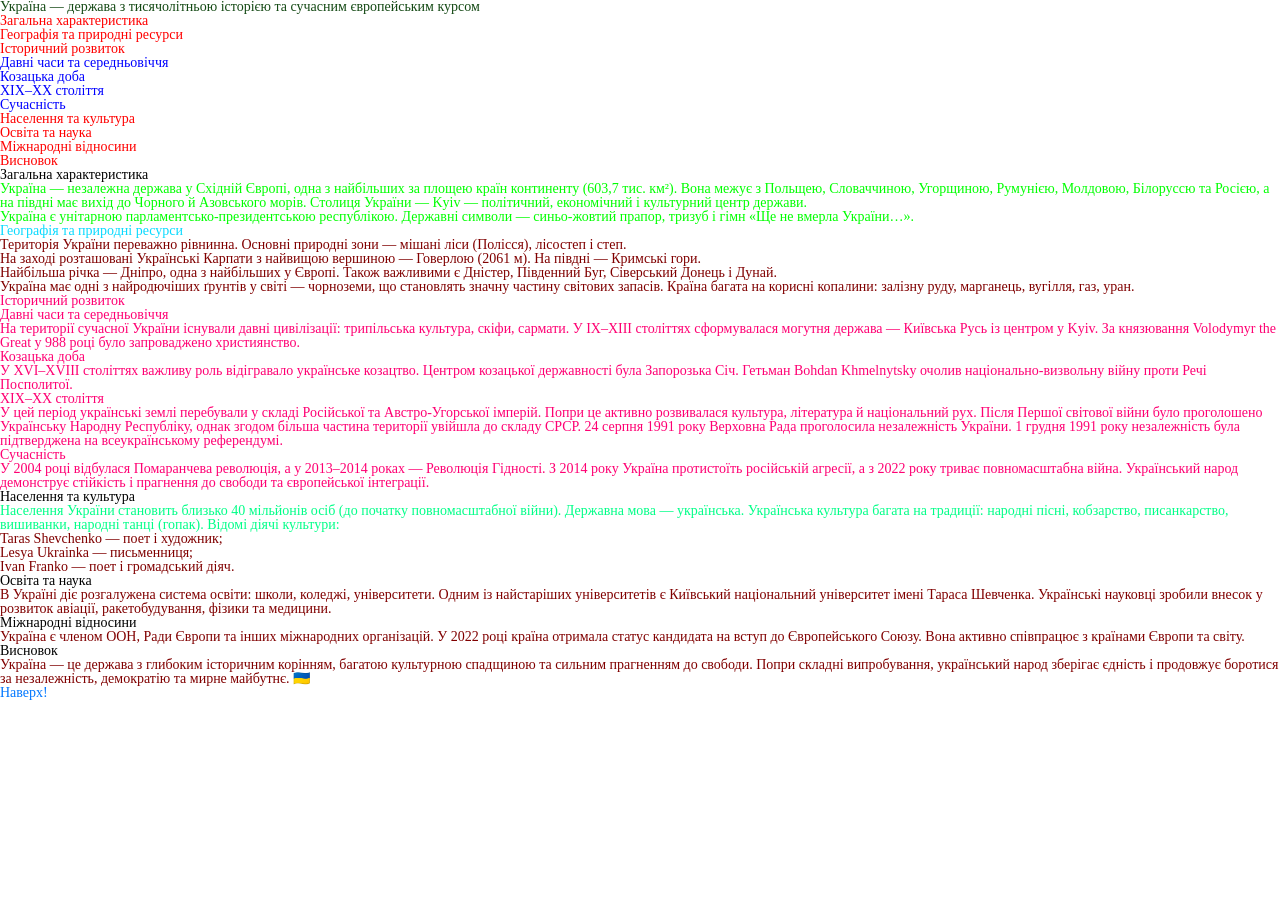
<file: lesson_3/index.html>
<!DOCTYPE html>
<html lang="en">
<head>
	<meta charset="UTF-8">
	<meta name="viewport" content="width=device-width, initial-scale=1.0">
	<title>lesson 3</title>
	<link rel="stylesheet" href="css/style.css">
	<link rel="stylesheet" href="css/nullstyle.css">
</head>
<body>
	<div class='wrapper'>
		<header id="header" class="header">
			<div class="header__content">
				<h1 class="header__titel">Україна — держава з тисячолітньою історією та сучасним європейським курсом</h1>
				<div class="menu">
					<ul class="menu__items">
						<li class="menu__item"><a href="#characteristic" class="menu__link">Загальна характеристика</a></li>
						<li class="menu__item"><a href="#geography" class="menu__link">Географія та природні ресурси</a></li>
						<li class="menu__item">
							<a href="#historical" class="menu__link">Історичний розвиток</a>
							<ol class="menu__under_items">
								<li class="menu__under_item"><a href="#ancient_times" class="menu__under_list">Давні часи та середньовіччя</a></li>
								<li class="menu__under_item"><a href="#cossack_era" class="menu__under_list">Козацька доба</a></li>
								<li class="menu__under_item"><a href="#century" class="menu__under_list">XIX–XX століття</a></li>
								<li class="menu__under_item"><a href="#modernity" class="menu__under_list">Сучасність</a></li>
							</ol>
						</li>
						<li class="menu__item"><a href="#population" class="menu__link">Населення та культура</a></li>
						<li class="menu__item"><a href="#science" class="menu__link">Освіта та наука</a></li>
						<li class="menu__item"><a href="#international" class="menu__link">Міжнародні відносини</a></li>
						<li class="menu__item"><a href="#" class="menu__link">Висновок</a></li>
					</ul>
				</div>
			</div>
		</header>
		<main class="page">
			<div id="characteristic" class="characteristic__page characteristic">
				<div class="characteristic__content">
					<div class="characteristic__titel">Загальна характеристика</div>
					<div class="characteristic__text">
						<p>Україна — незалежна держава у Східній Європі, одна з найбільших за площею країн континенту (603,7 тис. км²). Вона межує
						з Польщею, Словаччиною, Угорщиною, Румунією, Молдовою, Білоруссю та Росією, а на півдні має вихід до Чорного й
						Азовського морів. Столиця України — Kyiv — політичний, економічний і культурний центр держави. <br>
						Україна є унітарною парламентсько-президентською республікою. Державні символи — синьо-жовтий прапор, тризуб і гімн «Ще
						не вмерла України…».</p>
					</div>
				</div>
			</div>
			<div id="geography" class="geography__page geography">
				<div class="geography__content">
					<div class="geography__titel">Географія та природні ресурси</div>
					<div class="geography__text">
						<p>
							Територія України переважно рівнинна. Основні природні зони — мішані ліси (Полісся), лісостеп і степ. <br>
							На заході розташовані Українські Карпати з найвищою вершиною — Говерлою (2061 м). На півдні — Кримські гори. <br>
							Найбільша річка — Дніпро, одна з найбільших у Європі. Також важливими є Дністер, Південний Буг, Сіверський Донець і
							Дунай. <br>
							Україна має одні з найродючіших ґрунтів у світі — чорноземи, що становлять значну частину світових запасів. Країна
							багата на корисні копалини: залізну руду, марганець, вугілля, газ, уран.
						</p>
					</div>
				</div>
			</div>
			<div id="historical" class="historical__page historical">
				<div class="historical__content">
					<div class="historical__titel">Історичний розвиток</div>
					<div class="historical__body">
						<div class="historical__items">
							<div class="historical__item">
								<div id="ancient_times" class="historical__leabel">Давні часи та середньовіччя</div>
								<div class="historical__text">
									<p>На території сучасної України існували давні цивілізації: трипільська культура, скіфи, сармати. У IX–XIII століттях
									сформувалася могутня держава — Київська Русь із центром у Kyiv. За князювання Volodymyr the Great у 988 році було
									запроваджено християнство.</p>
								</div>
							</div>
							<div class="historical__item">
								<div id="cossack_era" class="historical__leabel">Козацька доба</div>
								<div class="historical__text">
									<p>У XVI–XVIII століттях важливу роль відігравало українське козацтво. Центром козацької державності була Запорозька Січ.
									Гетьман Bohdan Khmelnytsky очолив національно-визвольну війну проти Речі Посполитої.</p>
								</div>
							</div>
							<div class="historical__item">
								<div id="century" class="historical__leabel">XIX–XX століття</div>
								<div class="historical__text">
									<p>У цей період українські землі перебували у складі Російської та Австро-Угорської імперій. Попри це активно розвивалася
									культура, література й національний рух.
									
									Після Першої світової війни було проголошено Українську Народну Республіку, однак згодом більша частина території
									увійшла до складу СРСР.
									
									24 серпня 1991 року Верховна Рада проголосила незалежність України. 1 грудня 1991 року незалежність була підтверджена на
									всеукраїнському референдумі.</p>
								</div>
							</div>
							<div class="historical__item">
								<div id="modernity" class="historical__leabel">Сучасність</div>
								<div class="historical__text">
									<p>У 2004 році відбулася Помаранчева революція, а у 2013–2014 роках — Революція Гідності. З 2014 року Україна протистоїть
									російській агресії, а з 2022 року триває повномасштабна війна. Український народ демонструє стійкість і прагнення до
									свободи та європейської інтеграції.</p>
								</div>
							</div>
						</div>
					</div>
				</div>
			</div>
			<div id="population" class="population__page population">
				<div class="population__content">
					<div class="population__titel">Населення та культура</div>
					<div class="population__text">
						<p>Населення України становить близько 40 мільйонів осіб (до початку повномасштабної війни). Державна мова — українська.
						
						Українська культура багата на традиції: народні пісні, кобзарство, писанкарство, вишиванки, народні танці (гопак).
						
						Відомі діячі культури:</p>
						<ul>
							<li class="li">Taras Shevchenko — поет і художник;</li>
							<li class="li">Lesya Ukrainka — письменниця;</li>
							<li class="li">Ivan Franko — поет і громадський діяч.</li>
						</ul>
					</div>
				</div>
			</div>
			<div id="science" class="science__page science">
				<div class="international__content">
				<div class="science__titel">Освіта та наука</div>
				<div class="science__text">
					<p>
						В Україні діє розгалужена система освіти: школи, коледжі, університети. Одним із найстаріших університетів є
						Київський
						національний університет імені Тараса Шевченка. Українські науковці зробили внесок у розвиток авіації,
						ракетобудування,
						фізики та медицини.
					</p>
				</div>
				</div>
			</div>
			<div id="international" class="international__page international">
				<div class="international__content">
					<div class="international__titel">Міжнародні відносини</div>
					<div class="international__text">
						<p>
							Україна є членом ООН, Ради Європи та інших міжнародних організацій. У 2022 році країна отримала статус кандидата на
							вступ до Європейського Союзу. Вона активно співпрацює з країнами Європи та світу.
						</p>
					</div>
				</div>
			</div>
			<div class="conclusion__page conclusion">
				<div class="conclusion__content">
					<div class="conclusion__titel">Висновок</div>
					<div class="conclusion__text">
						<p>
							Україна — це держава з глибоким історичним корінням, багатою культурною спадщиною та сильним прагненням до свободи.
							Попри складні випробування, український народ зберігає єдність і продовжує боротися за незалежність, демократію та мирне
							майбутнє. 🇺🇦
						</p>
					</div>
				</div>
			</div>
		</main>
		<footer class="footer"><a id="copyright" href="#header"> Наверх!</a></footer>
	</div>
</body>
</html>
</file>
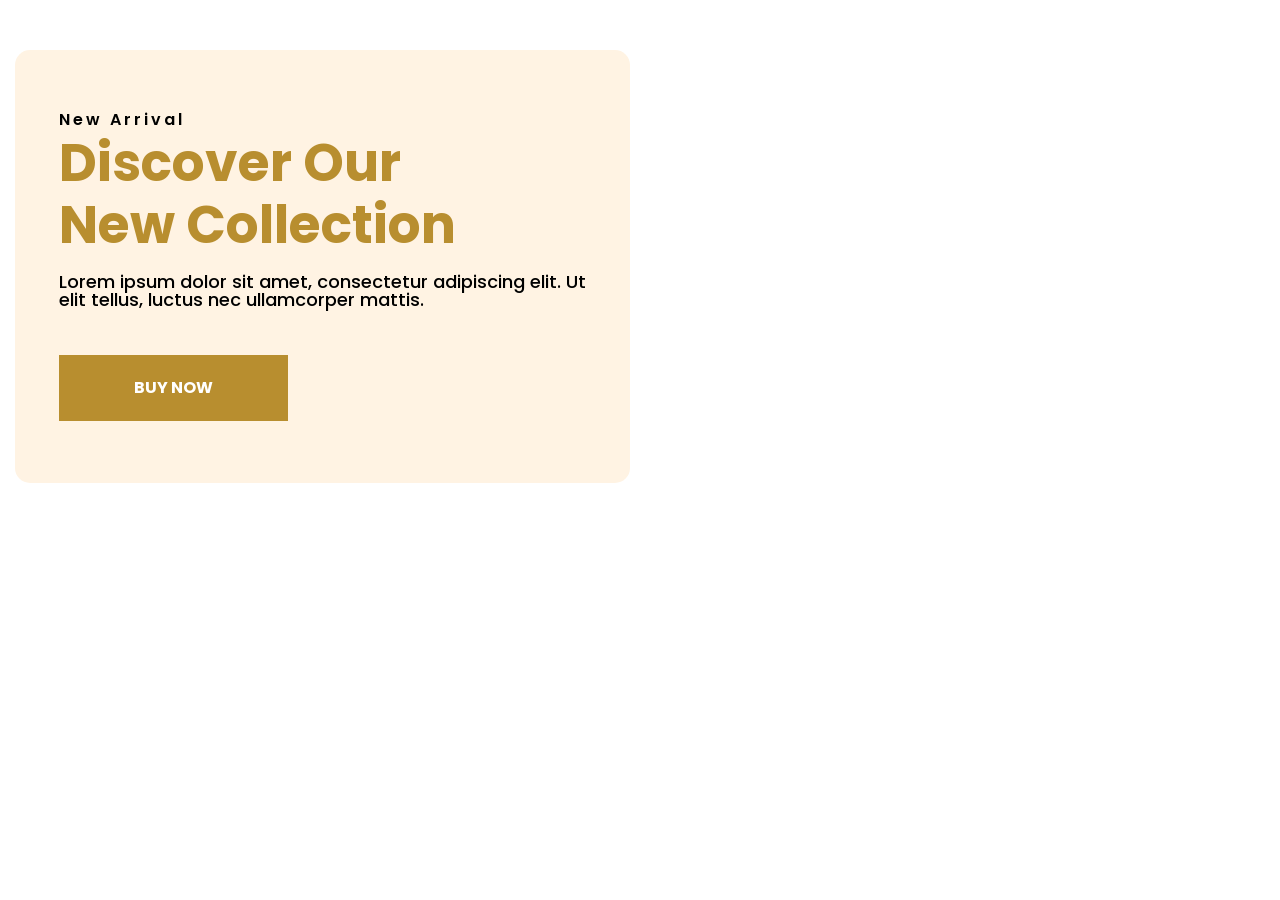
<file: lesson_5/index.html>
<!DOCTYPE html>
<html lang="en">
<head>
	<meta charset="UTF-8">
	<meta name="viewport" content="width=device-width, initial-scale=1.0">
	<title>lesson 5</title>
	<link rel="stylesheet" href="css/style.css">
	<link rel="stylesheet" href="css/nullstyle.css">
</head>
<body>
	<div class='wrapper'>
	<header class="header"></header>
	<main class="page">
		<div class="discover__page discover">
			<div class='discover__conteiner '>
				<div class="discover__content">
					<!-- <div class="discover__body"> -->
						<h3 class="label">New Arrival</h3>
						<h1 class="discover__titel">Discover Our <br>New Collection</h1>
						<div class="discover__text">
							<p>Lorem ipsum dolor sit amet, consectetur adipiscing elit. Ut <br> elit tellus, luctus nec ullamcorper mattis.</p>
						</div>
						<a href="#" class="discover__button">BUY NOW</a>
					<!-- </div> -->
				</div>
			</div>
		</div>
	</main>
	<footer class="footer"></footer>
	</div>
</body>
</html>
</file>
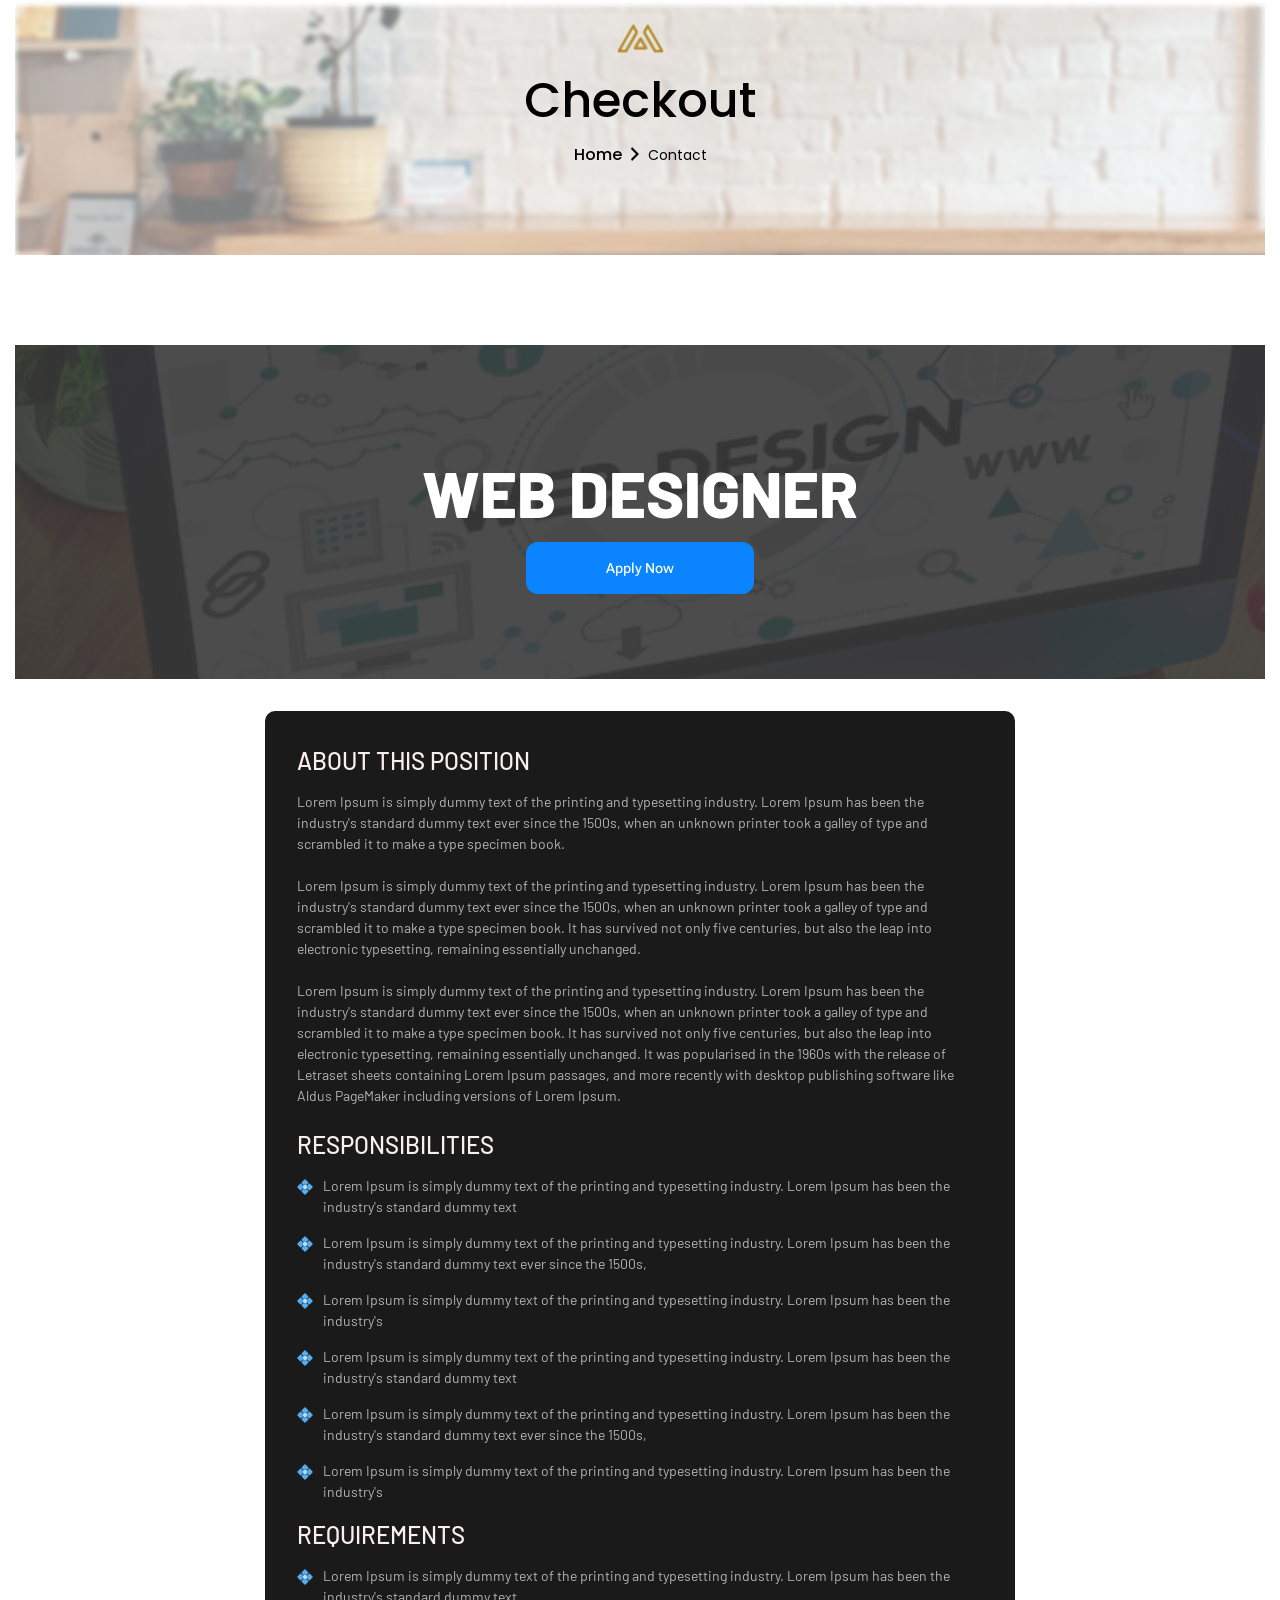
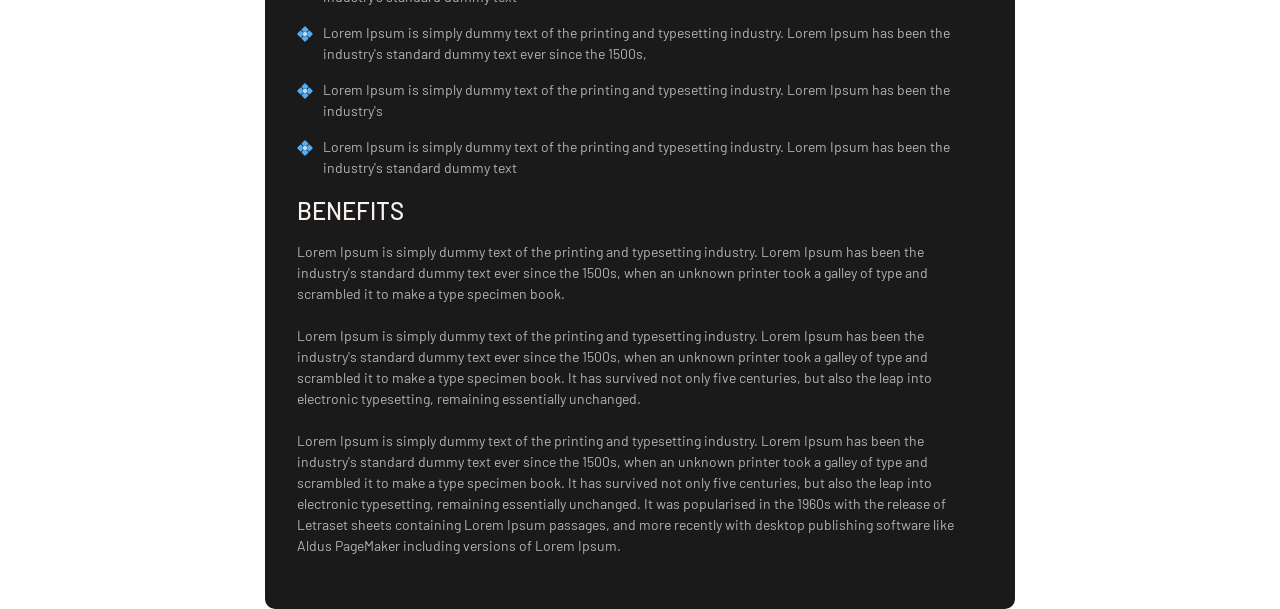
<file: lesson_6/index.html>
<!DOCTYPE html>
<html lang="en">
<head>
	<meta charset="UTF-8">
	<meta name="viewport" content="width=device-width, initial-scale=1.0">
	<title>lesson 6</title>
	<link rel="stylesheet" href="css/style.css">
	<link rel="stylesheet" href="css/nullstyle.css">
</head>
<body>
	<div class='wrapper'>
	<header class="header"></header>
	<main class="page">
		<section class="page__checkout checkout">
			<div class='checkout__conteiner _conteiner'>
				<div class="checkout__conten">
					<div class="checkout__icon"><img src="img/logo.svg" alt="logo" ></div>
					<h1 class="checkout__titel">Checkout</h1>
					<div class="checkout__nav"><span>Home</span> <img src="img/Vector.svg" alt="vector"> Contact</div>
				</div>
			</div>
		</section>
		<section class="page__designer designer">
			<div class='designer__conteiner _conteiner'>
				<div class="designer__conten">
					<h1 class="designer__titel">Web Designer</h1>
					<a href="#" class="designer__buttom">Apply Now</a>
				</div>
			</div>
		</section>
		<section class="page__about about">
			<div class='about__conteiner _conteiner'>
					<div class="about__conten">
						<div class="position__body">
							<h1 class="position__titel _titel">About this position</h1>
							<div class="position__text">
								<p>Lorem Ipsum is simply dummy text of the printing and typesetting industry. Lorem Ipsum has been the industry's standard
								dummy text ever since the 1500s, when an unknown printer took a galley of type and scrambled it to make a type specimen
								book.
							</p>
							<br>
								<p>Lorem Ipsum is simply dummy text of the printing and typesetting industry. Lorem Ipsum has been the industry's standard
								dummy text ever since the 1500s, when an unknown printer took a galley of type and scrambled it to make a type specimen
								book. It has survived not only five centuries, but also the leap into electronic typesetting, remaining essentially
								unchanged.
							</p>
							<br>
								<p>Lorem Ipsum is simply dummy text of the printing and typesetting industry. Lorem Ipsum has been the industry's standard
								dummy text ever since the 1500s, when an unknown printer took a galley of type and scrambled it to make a type specimen
								book. It has survived not only five centuries, but also the leap into electronic typesetting, remaining essentially
								unchanged. It was popularised in the 1960s with the release of Letraset sheets containing Lorem Ipsum passages, and more
								recently with desktop publishing software like Aldus PageMaker including versions of Lorem Ipsum.
							</p>
							<br>
							</div>
						</div>
						<div class="responsibilities__body">
							<div class="responsibilities__titel _titel">Responsibilities</div>
							<ul class="responsibilities__list">
								<li>Lorem Ipsum is simply dummy text of the printing and typesetting industry. Lorem Ipsum has been the industry's standard
								dummy text</li>
								<li>Lorem Ipsum is simply dummy text of the printing and typesetting industry. Lorem Ipsum has been the industry's standard
								dummy text ever since the 1500s,</li>
								<li>Lorem Ipsum is simply dummy text of the printing and typesetting industry. Lorem Ipsum has been the industry's</li>
								<li>Lorem Ipsum is simply dummy text of the printing and typesetting industry. Lorem Ipsum has been the industry's standard
								dummy text</li>
								<li>Lorem Ipsum is simply dummy text of the printing and typesetting industry. Lorem Ipsum has been the industry's standard
								dummy text ever since the 1500s,</li>
								<li>Lorem Ipsum is simply dummy text of the printing and typesetting industry. Lorem Ipsum has been the industry's</li>
							</ul>
						</div>
						<div class="requirements__body">
							<div class="requirements__titel _titel">Requirements</div>
							<ul class="requirements__list">
								<li>Lorem Ipsum is simply dummy text of the printing and typesetting industry. Lorem Ipsum has been the industry's standard
								dummy text</li>
								<li>Lorem Ipsum is simply dummy text of the printing and typesetting industry. Lorem Ipsum has been the industry's standard
								dummy text ever since the 1500s,</li>
								<li>Lorem Ipsum is simply dummy text of the printing and typesetting industry. Lorem Ipsum has been the industry's</li>
								<li>Lorem Ipsum is simply dummy text of the printing and typesetting industry. Lorem Ipsum has been the industry's standard
								dummy text</li>
							</ul>
						</div>
						<div class="benefits__body">
							<h1 class="benefits__titel _titel">benefits</h1>
							<div class="benefits__text">
								<p>Lorem Ipsum is simply dummy text of the printing and typesetting industry. Lorem Ipsum has been the industry's
									standard
									dummy text ever since the 1500s, when an unknown printer took a galley of type and scrambled it to make a type
									specimen
									book.
								</p>
								<br>
								<p>Lorem Ipsum is simply dummy text of the printing and typesetting industry. Lorem Ipsum has been the industry's
									standard
									dummy text ever since the 1500s, when an unknown printer took a galley of type and scrambled it to make a type
									specimen
									book. It has survived not only five centuries, but also the leap into electronic typesetting, remaining
									essentially
									unchanged.
								</p>
								<br>
								<p>Lorem Ipsum is simply dummy text of the printing and typesetting industry. Lorem Ipsum has been the industry's
									standard
									dummy text ever since the 1500s, when an unknown printer took a galley of type and scrambled it to make a type
									specimen
									book. It has survived not only five centuries, but also the leap into electronic typesetting, remaining
									essentially
									unchanged. It was popularised in the 1960s with the release of Letraset sheets containing Lorem Ipsum passages,
									and more
									recently with desktop publishing software like Aldus PageMaker including versions of Lorem Ipsum.
								</p>
								<br>
							</div>
						</div>
					</div>
				</div>
		</section>
	</main>
	<footer class="footer"></footer>
	</div>
</body>
</html>
</file>
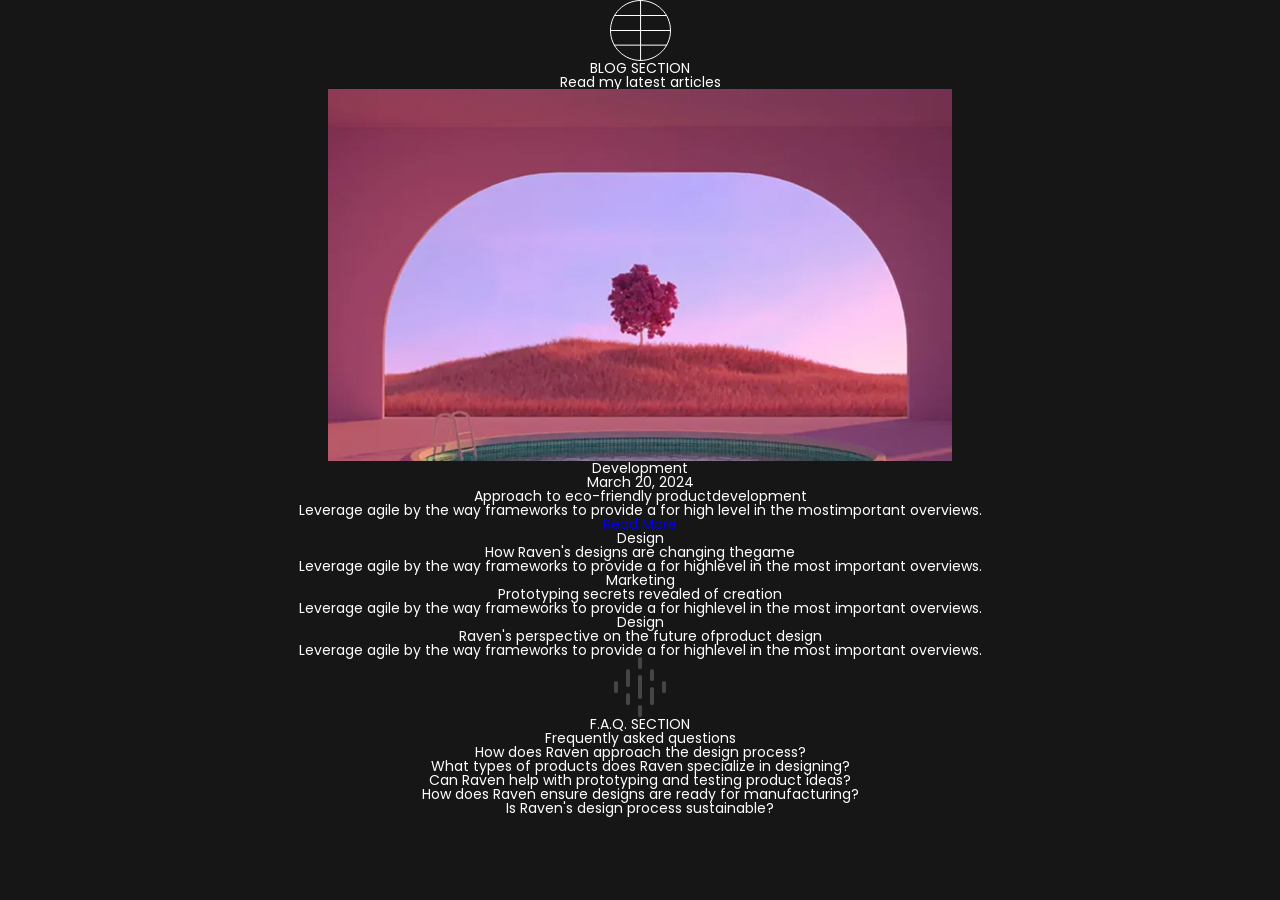
<file: lesson_9/index.html>
<!DOCTYPE html>
<html lang="en">
<head>
	<meta charset="UTF-8">
	<meta name="viewport" content="width=device-width, initial-scale=1.0">
	<title>lesson 9</title>
	<link rel="stylesheet" href="css/style.css">
	<link rel="stylesheet" href="css/nullstyle.css">
</head>
<body>
	<div class='wrapper'>
		<header class='header'></header>
		<main class='page'>
			<section class="page__read read">
				<div class='read__conteiner _conteiner'>
					<div class="read__header">
						<div class="read__logo"><img src="img/logo.svg" alt="Logo"></div>
						<h2 class="read__leable">BLOG SECTION</h2>
						<h1 class="read__title">Read my latest articles</h1>
					</div>
					<div class="read__body">
						<div class="read__block block--read ">
							<div class="block--read__image"><img src="img/bg.jpg" alt="#"></div>
							<h2 class="block--read__leable">Development</h2>
							<div class="block--read__date">March 20, 2024</div>
							<h1 class="block--read__title">Approach to eco-friendly productdevelopment</h1>
							<div class="block--read__text">Leverage agile by the way frameworks to provide a for high level in the mostimportant overviews.</div>
							<a href="#" class="block--read__button">Read More</a>
						</div>
					</div>
					<div class="read__conten ">
						<div class="read__info info--read">
							<h2 class="info--read__leable">Design</h2>
							<h1 class="info--read__title">How Raven's designs are changing thegame</h1>
							<div class="info--read__text">Leverage agile by the way frameworks to provide a for highlevel in the most important overviews.</div>
						</div>
						<div class="read__info info--read">
							<h2 class="info--read__leable">Marketing</h2>
							<h1 class="info--read__title">Prototyping secrets revealed of creation</h1>
							<div class="info--read__text">Leverage agile by the way frameworks to provide a for highlevel in the most important
								overviews.</div>
						</div>
						<div class="read__info info--read">
							<h2 class="info--read__leable">Design</h2>
							<h1 class="info--read__title">Raven's perspective on the future ofproduct design</h1>
							<div class="info--read__text">Leverage agile by the way frameworks to provide a for highlevel in the most important
								overviews.</div>
						</div>
					</div>
				</div>
			</section>
			<section class="page__questions questions">
				<div class='questions__conteiner _conteiner'>
					<div class="questions__header">
						<h2 class="questions__logo"><img src="img/logo2.svg" alt="Logo"></h2>
						<div class="questions__leable">F.A.Q. SECTION</div>
						<h1 class="questions__title">Frequently asked questions</h1>
					</div>
					<div class="questions__content">
						<ul class="questions__items">
							<li class="questions__item">How does Raven approach the design process?</li>
							<li class="questions__item">What types of products does Raven specialize in designing?</li>
							<li class="questions__item">Can Raven help with prototyping and testing product ideas?</li>
							<li class="questions__item">How does Raven ensure designs are ready for manufacturing?</li>
							<li class="questions__item">Is Raven's design process sustainable?</li>
						</ul>
					</div>
				</div>
			</section>
		</main>
		<footer class='footer'></footer>
	</div>
</body>
</html>
</file>
<file: lesson_11/css/style.css>
@import url(./fonts.css);

body {
	font-family: "Poppins", sans-serif;
	font-size: 16px;
	color: #ffffff;
	background-color: #837a7a;
	text-align: center;
}


.ns-bike__body {
	margin-top: 150px;
	margin-left: 750px;
	position: relative;
}

.ns-bike__wheel-front{
	position: relative;
	height: 180px;
	width: 180px;
	border-radius: 50%;
}
.ns-bike__tire{
	position: absolute;
	top: 0;
	left: 0;
	width: 100%;
	height: 100%;
	border-radius: 50%;
	background: #000;
}
.ns-bike__rim-front{
	position: absolute;
	top: 10px;
	left: 10px;
	width: 160px;
	height: 160px;
	border-radius: 50%;
	background: #aba9a9;
}
.air{
	position: absolute;
	top: 10px;
	left: 10px;
	width: 140px;
	height: 140px;
	background: #ffffff;
	border-radius: 50%;
}
.ns-bike__bushing-front{
	position: absolute;
	top: 50px;
	left: 50px;
	width: 35px;
	height: 35px;
	background: #000;
	border-radius: 50%;

}
.ns-bike__sprinkles{
	position: absolute;
	top: 0px;
	left: 0px;
	width: 3px;
	height: 80px;
	background: radial-gradient(#000 2px, transparent 2px) repeat;
}
.ns-bike__sprinkles:nth-child(1) {
	transform: rotate(0deg) translate(20px, 10px);
}
.ns-bike__sprinkles:nth-child(2) {
	transform: rotate(20deg) translate(10px, 5px);
}
.ns-bike__sprinkles:nth-child(3) {
	transform: rotate(40deg) translate(0px, 3px);
}
.ns-bike__sprinkles:nth-child(4) {
	transform: rotate(70deg) translate(-10px, 5px);
}
.ns-bike__sprinkles:nth-child(5) {
	transform: rotate(90deg) translate(-20px, 12px);
}
.ns-bike__sprinkles:nth-child(6) {
	transform: rotate(110deg) translate(-30px, 20px);
}
.ns-bike__sprinkles:nth-child(7) {
	transform: rotate(146deg) translate(-23px, 37px);
}
.ns-bike__sprinkles:nth-child(8) {
	transform: rotate(160deg) translate(-30px, 42px);
}
.ns-bike__sprinkles:nth-child(9) {
	transform: rotate(190deg) translate(-15px, 53px);
}
.ns-bike__sprinkles:nth-child(10) {
	transform: rotate(230deg) translate(10px, 57px);
}
.ns-bike__sprinkles:nth-child(11) {
	transform: rotate(250deg) translate(10px, 55px);
}
.ns-bike__sprinkles:nth-child(12) {
	transform: rotate(300deg) translate(20px, 36px);
}
.ns-bike__sprinkles:nth-child(13) {
	transform: rotate(330deg) translate(23px, 22px);
}
.ns-bike__sprinkles:nth-child(14) {
	transform: rotate(280deg) translate(20px,50px);
}

.ns-bike__fork{
	position: absolute;
	top: 0px;
	left: 90px;
	width: 20px;
	height: 200px;
	background: #000;
	transform: rotate(-20deg) translate(-10px, -100px);
	border-radius: 50px;
}
.ns-bike__carried-out{
	position: absolute;
	top: 0px;
	left: 90px;
	width: 25px;
	height: 20px;
	background: #000000;
	transform: translate(-77px, -85px);
}
.ns-bike__steering-wheel {
	position: absolute;
	top: 0px;
	left: 90px;
	width: 60px;
	height: 10px;
	background: #a6a6a6;
	transform: rotate(-20deg) translate(-20px, -110px);
	z-index: 6;
}
.ns-bike__steering-wheel::before {
	content: "";
	position: absolute;
	top: -20px;
	left: 25px;
	width: 60px;
	height: 10px;
	background: #a6a6a6;
	transform: rotate(35deg) translate(-75px, 55px);
}
.ns-bike__pipe-down {
	position: absolute;
		top: 0px;
		left: 90px;
		width: 220px;
		height: 15px;
		background: #000000;
		transform: rotate(-25deg) translate(-240px, -90px);
		border-radius: 50px;
}

.ns-bike__pipe-top {
	position: absolute;
		top: 0px;
		left: 90px;
		width: 220px;
		height: 15px;
		background: #000000;
		transform: rotate(-25deg) translate(-240px, -120px);
		border-radius: 50px;
}

.ns-bike__underseat {
	position: absolute;
	top: 0px;
	left: 90px;
	width: 20px;
	height: 120px;
	background: #000000;
	transform: rotate(-25deg) translate(-240px, -120px);
	border-radius: 50px;
}

.ns-bike__saddle {
	position: absolute;
	top: 0px;
	left: 90px;
	width: 80px;
	height: 40px;
	background: #000000;
	transform: rotate(-25deg) translate(-280px, -150px);
	border-radius: 0px 50px 0px 0px;
}

.ns-bike__pipe-rear-down {
	position: absolute;
		top: 0px;
		left: 90px;
		width: 120px;
		height: 15px;
		background: #000000;
		transform: rotate(-20deg) translate(-380px, -40px);
		border-radius: 50px;
		z-index: 5;
}

.ns-bike__pipe-rear-top {
	position: absolute;
		top: 0px;
		left: 90px;
		width: 120px;
		height: 15px;
		background: #000000;
		transform: rotate(-20deg) translate(-380px, -70px);
		border-radius: 50px;
		z-index: 5;
}



.ns-bike__carried {
		position: absolute;
		top: 0px;
		left: 90px;
		width: 60px;
		height: 60px;
		background: #000000;
		transform: rotate(0deg) translate(-270px, 70px);
		border-radius: 50% ;
}

.ns-bike__connecting-rod {
	position: absolute;
		top: 0px;
		left: 90px;
		width: 10px;
		height: 60px;
		background: #000000;
		transform: rotate(0deg) translate(-245px, 110px);
		
}

.ns-bike__pedal {
		position: absolute;
			top: 0px;
			left: 90px;
			width: 30px;
			height: 10px;
			background: #ffffff;
			transform: rotate(0deg) translate(-250px, 160px);
}
.ns-bike__wheel-rear {
	position: relative;
	height: 180px;
	width: 180px;
	border-radius: 50%;
	transform: translate(-360px, -166px);
}

.ns-bike__tire {
	position: absolute;
		top: 0;
		left: 0;
		width: 100%;
		height: 100%;
		border-radius: 50%;
		background: #000;
}

.ns-bike__rim-rear {
	position: absolute;
		top: 10px;
		left: 10px;
		width: 160px;
		height: 160px;
		border-radius: 50%;
		background: #aba9a9;
}

.air {
	position: absolute;
		top: 10px;
		left: 10px;
		width: 140px;
		height: 140px;
		background: #ffffff;
		border-radius: 50%;
}

.ns-bike__bushing-rear {
		position: absolute;
			top: 50px;
			left: 50px;
			width: 35px;
			height: 35px;
			background: #000;
			border-radius: 50%;
}

.sprinkles-rear {

}
</file>
<file: lesson_11/css/nullstyle.css>
* {
  padding: 0px;
  margin: 0px;
  border: 0px;
}

*, *:before, *:after {
  -webkit-box-sizing: border-box;
  box-sizing: border-box;
}

:focus, :active {
  outline: none;
}

a:focus, a:active {
  outline: none;
}

nav, footer, header, aside {
  display: block;
}

html, body {
  height: 100%;
  width: 100%;
  font-size: 100%;
  line-height: 1;
  font-size: 14px;
  -ms-text-size-adjust: 100%;
  -moz-text-size-adjust: 100%;
  -webkit-text-size-adjust: 100%;
}

input, button, textarea {
  font-family: inherit;
}

input::-ms-clear {
  display: none;
}

button {
  cursor: pointer;
}

button::-moz-focus-inner {
  padding: 0;
  border: 0;
}

a, a:visited {
  text-decoration: none;
}

a:hover {
  text-decoration: none;
}

ul li {
  list-style: none;
}

img {
  vertical-align: top;
}

h1, h2, h3, h4, h5, h6 {
  font-size: inherit;
  font-weight: 400;
}
</file>
<file: lesson_14/css/style.css>
@import url(./fonts.css);

body {
	font-family: "Poppins", sans-serif;
	font-size: 14px;
	/* color: #ffffff; */
	/* background-color: #837a7a; */
}
._container {
	max-width: 1330px;
	margin: 0 auto;
	padding: 15px;
}
/* ?==================================================================================================================================================================================================================================================================================================================================================================================================== */

/* ?======page============================================================================================================================================================================================================================================================================================================================================================================================== */
.form {
	padding-top: 50px;
}
.label_1{
	display: block;
	text-align: left;
}
.menu_text {
	margin: 0 auto;
	width: 300px;
}
.menu_text:not(:last-child){
	margin-bottom: 36px;
}
.menu_item{
	display: block;
	margin-top: 22px;
	border-radius: 10px;
	border: 1px  solid #8d8d8d;
	padding: 15px;
	font-weight: 500;
	width: 100%;
}
.menu_item_1{
	padding:26px 0px 30px 30px;
}
.button{
	padding: 13px 88px;
	background-color: #B88E2F;
	color: #fff;
	border-radius: 5px;
	display: block;
}
.form__color {
	margin-top: 80px;
}

.body {}

.size {
	width: 300px;
	margin: 0 auto;
}
.size__content{
	display: flex;
}
.size__titel{
	text-align: left;
	color: #9f9f9f;
	margin-bottom: 12px;
}
.color__titel{
	text-align: left;
		color: #9f9f9f;
		margin-bottom: 12px;
}
.color {
	width: 300px;
	margin: 0 auto;
	margin-top: 18px;
}
.color__content{
	display: flex;
}
.purpel {
	
}

.black {
	width: 30px;
		height: 30px;
		border-radius: 50px 50px 50px 50px;
		background-color: #000;
		margin-right: 16px;
		margin-left: 16px;
}

.golden {
	width: 30px;
		height: 30px;
		border-radius: 50px 50px 50px 50px;
		background-color: #b88e2f;
}

.button-size {
	padding: 5px 12px;
	background-color: #F9F1E7;
	color: white;
	cursor: pointer;
	text-align: center;
	border-radius: 5px;
}
.radio-input {
	display: none;
}
.size__content:has(.radio-input:checked) .btn {
	background-color: #95a5a6;
}
.size__content:has(#btn1:checked) .l,
.size__content:has(#btn2:checked) .xl,
.size__content:has(#btn3:checked) .xs {
	background-color: #B88E2F;
	transition: all 0.3s ease 0s;
}
.hidden-radio {
	display: none;
}
.button-label__purpel {
	padding: 5px 15px;
	color: white;
	cursor: pointer;
	text-align: center;
	transition: background-color 0.3s;
	border-radius: 50%;
	background-color: #816dfa;
}
.button-label__black {
	padding: 5px 15px;
	color: white;
	cursor: pointer;
	text-align: center;
	transition: background-color 0.3s;
	border-radius: 50%;
			background-color: #000;
}
.button-label__golden {
	padding: 5px 15px;
	color: white;
	cursor: pointer;
	text-align: center;
	border-radius: 50%;
	background-color: #b88e2f;
}
.hidden-radio {
	display: none;
}
.color__content:has(#toggle-btn:checked) .purpel,
.color__content:has(#toggle-btn_2:checked) .black,
.color__content:has(#toggle-btn_3:checked) .golden {
	border: 3px solid #6fff00;
	transition: all 0.3s ease 0s;
}
</file>
<file: lesson_14/css/nullstyle.css>
* {
  padding: 0px;
  margin: 0px;
  border: 0px;
}

*, *:before, *:after {
  -webkit-box-sizing: border-box;
  box-sizing: border-box;
}

:focus, :active {
  outline: none;
}

a:focus, a:active {
  outline: none;
}

nav, footer, header, aside {
  display: block;
}

html, body {
  height: 100%;
  width: 100%;
  font-size: 100%;
  line-height: 1;
  font-size: 14px;
  -ms-text-size-adjust: 100%;
  -moz-text-size-adjust: 100%;
  -webkit-text-size-adjust: 100%;
}

input, button, textarea {
  font-family: inherit;
}

input::-ms-clear {
  display: none;
}

button {
  cursor: pointer;
}

button::-moz-focus-inner {
  padding: 0;
  border: 0;
}

a, a:visited {
  text-decoration: none;
}

a:hover {
  text-decoration: none;
}

ul li {
  list-style: none;
}

img {
  vertical-align: top;
}

h1, h2, h3, h4, h5, h6 {
  font-size: inherit;
  font-weight: 400;
}
</file>
<file: lesson_16/css/style.css>
@import url(./fonts.css);
@import url(./UI.css);
body {
	font-family: "Inter", sans-serif;
	font-size: 16px;
}
[class*="_container"] {
	max-width: 1310px;
	margin: 0 auto;
	padding: 15px;
}
.wrapper {
	min-height: 100%;
	overflow: clip;
	display: flex;
	flex-direction: column;
}
/* ?=======header=============================================================================================================================================================================================================================================================================================================================================================================================#*/
.header {
	position: sticky;
	top: 0;
	z-index: 100;
}
.header::after {
	content: "";
	position: absolute;
	background-color: #ffffff;
	bottom: 0;
	left: 0;
	width: 100%;
	height: 100%;
	
	border-bottom: 1px solid rgba(0, 0, 0, 0.1);
}
.header__container {
	display: flex;
	padding: 40px 15px;
	gap: 15px;
}
@media (max-width: 767.98px) {
	.header__container {
			padding: 20px 15px;
		}
}
.header__logo {
	flex: 0 0 200px;
	position: relative;
	z-index: 5;
}
.logo {}

.header__menu {
	flex-grow: 1;
	
}

.menu {}

.menu__body {
	position: relative;
	z-index: 2;
}
@media (max-width:767.98px) {	
	.header::after{
		z-index: 4;
	}
	.header__logo{
		flex: 0 0 auto;
	}
	
	.menu__body {
		position: fixed;
		width: 100%;
		height: 100% ;
		top: 0;
		left: 100%;
		background: #fff;
		padding: 80px 15px;
		overflow: auto;
		transition: all 0.3s ease 0s;
	}
	[menu-open] .menu__body {
		left: 0%;
	}
	.icon-menu {
		position: relative;
		display: block;
		width: 40px;
		height: 18px;
		background-color: transparent;
	}
	.icon-menu::before,
	.icon-menu::after,
	.icon-menu span {
		content: "";
		position: absolute;
		left: 0;
		width: 100%;
		height: 2px;
		background-color: #000;
		z-index: 5;
		transition: all 0.3s ease 0s;
	}
	.icon-menu::before {
		top: 0;
	}
	.icon-menu::after {
		bottom: 0;
	}
	.icon-menu span {
		top: 50%;
		transform: translateY(-50%);
	}
	[menu-open] .icon-menu::before {
		transform: rotate(45deg);
		top: 50%;
	}
	[menu-open] .icon-menu::after {
		transform: rotate(-45deg);
		bottom: 50%;
	}
	[menu-open] .icon-menu span {
	transform: scale(0);
	}
}
.menu__list {
	display: flex;
	justify-content: center;
	align-items: center;
	gap: 5px 60px;
	flex-wrap: wrap;
}
@media (max-width:767.98px) {
	.menu__list {
			flex-direction: column;
			row-gap: 20px;
		}
		.menu__link{
		font-size: 24px;
		}
}
.menu__item {}

.menu__link {
	color: #000;
	position: relative;
}
.menu__link::after {
	content: "";
	left: 50%;
	width: 0;
	height: 1px;
	background-color: #000;
	position: absolute;
	top: 100%;
	transition: all 0.3s ease 0s;
}
.menu__link:hover::after{
	width: 100%;
	left: 0;
}
.header__social {
	z-index: 5;
	flex: 0 0 200px;
	display: flex;
	row-gap: 10px;
	flex-wrap: wrap;
	justify-content: flex-end;
	column-gap: 40px;
}

@media (max-width:468.98px) {
	.header__social {
			flex: 0 0 auto;
			column-gap: 15px;
		}
}
.social__link {}
/* ?==================================================================================================================================================================================================================================================================================================================================================================================================== */
.page__products{}
/* ?======page============================================================================================================================================================================================================================================================================================================================================================================================== */

/* ?======products============================================================================================================================================================================================================================================================================================================================================================================================== */

.products {
	padding-top: 183px;
}

.products__conteiner {
	max-width: 1310px;
		margin: 0 auto;
		padding: 15px;
}

.products__items {
	display: flex;
	gap: 40px;
	flex-wrap: wrap;
	
}

.products__item {
	flex: 1 1 400px;
}

.item-products {
	background-image: linear-gradient(180deg, rgba(231,249,253,0) 0% , #e7f9fd 100%);
	padding: 16px;
	border-radius: 30px;
	flex-direction: column;
	display: flex;
}

.item-products__header {
	position: relative;
}

.item-products__image {
	display: block;
	overflow: hidden;
	border-radius: 20px;
}

.item-products__img {
	width: 100%;
	height: 100%;
	object-fit: cover;
	aspect-ratio: 368 / 250;
	transition: all 0.3s ease 0s;
}
.item-products__img:hover{
	scale: 1.1;
}
.item-products__favorite--active path{
	fill: #FF0000;

}
.item-products__favorite {
	position: absolute;
	right: 20px;
	top: 20px;
	border-radius: 50%;
	width: 48px;
	aspect-ratio: 1;
	background-color: #fff;
	display: flex;
	justify-content: center;
	align-items: center;
}

.item-products__body {
	padding: 24px 8px 16px 8px; 
}

.item-products__link-title {
}
.item-products__link-title:hover{
	text-decoration: underline;
}
.item-products__title {
	font-size: 24px;
	font-weight: 600;
	text-wrap: balance;
	line-height: 1.33;
	margin-bottom: 24px;
	color: #000;
}

.item-products__options {
	
}
.options-item-products {
	display: flex;
	gap: 24px;
}

.options-item-products__item {
	display: flex;
	gap: 10px;
	align-items: center;
	font-weight: 500;
	font-size: 14px;
	color: rgba(0, 0, 0, 0.6);	 ;
}
.options-item-products__item::before{
	content: '';
	flex-basis: 24px;
	flex-shrink: 0;
	aspect-ratio: 1;
}
.options-item-products__item--time::before{
	content: '';
	background: url('../img/icons/04.svg')center / contain no-repeat;

}
.options-item-products__item--time {}

.options-item-products__item--fork {}
.options-item-products__item--fork::before{
	content: '';
	background: url('../img/icons/05.svg')center / contain no-repeat;
}
</file>
<file: lesson_16/css/nullstyle.css>
* {
  padding: 0px;
  margin: 0px;
  border: 0px;
}

*, *:before, *:after {
  -webkit-box-sizing: border-box;
  box-sizing: border-box;
}

:focus, :active {
  outline: none;
}

a:focus, a:active {
  outline: none;
}

nav, footer, header, aside {
  display: block;
}

html, body {
  height: 100%;
  width: 100%;
  font-size: 100%;
  line-height: 1;
  font-size: 14px;
  -ms-text-size-adjust: 100%;
  -moz-text-size-adjust: 100%;
  -webkit-text-size-adjust: 100%;
}

input, button, textarea {
  font-family: inherit;
}

input::-ms-clear {
  display: none;
}

button {
  cursor: pointer;
}

button::-moz-focus-inner {
  padding: 0;
  border: 0;
}

a, a:visited {
  text-decoration: none;
}

a:hover {
  text-decoration: none;
}

ul li {
  list-style: none;
}

img {
  vertical-align: top;
}

h1, h2, h3, h4, h5, h6 {
  font-size: inherit;
  font-weight: 400;
}
</file>
<file: lesson_3/css/style.css>
h1{
	color: rgb(20, 73, 20);
}
.menu__item,
.menu__link {
	color: red;
}
.menu__under_list {
	color: blue;
}
[class*="xt"] {
	color: maroon;
}
.characteristic__text p {
	color: rgb(0, 255, 0);
}

.geography__content .geography__titel {
	color: #09daff;
}


.historical * {
	color: #ff0073;
}
.population__text > p {
	color: #00ff88;
}

#copyright{
	color: #0077ff;
}
</file>
<file: lesson_3/css/nullstyle.css>
* {
  padding: 0px;
  margin: 0px;
  border: 0px;
}

*, *:before, *:after {
  -webkit-box-sizing: border-box;
  box-sizing: border-box;
}

:focus, :active {
  outline: none;
}

a:focus, a:active {
  outline: none;
}

nav, footer, header, aside {
  display: block;
}

html, body {
  height: 100%;
  width: 100%;
  font-size: 100%;
  line-height: 1;
  font-size: 14px;
  -ms-text-size-adjust: 100%;
  -moz-text-size-adjust: 100%;
  -webkit-text-size-adjust: 100%;
}

input, button, textarea {
  font-family: inherit;
}

input::-ms-clear {
  display: none;
}

button {
  cursor: pointer;
}

button::-moz-focus-inner {
  padding: 0;
  border: 0;
}

a, a:visited {
  text-decoration: none;
}

a:hover {
  text-decoration: none;
}

ul li {
  list-style: none;
}

img {
  vertical-align: top;
}

h1, h2, h3, h4, h5, h6 {
  font-size: inherit;
  font-weight: 400;
}
</file>
<file: lesson_5/css/style.css>
@import url(./fonts.css);
body{
	font-family: 'Poppins', sans-serif;
	
}
.discover {
		padding-block: 50px;
}

.discover__conteiner {
	padding: 0 15px;
	margin: 0px auto;
	max-width: 1338px;
}
.discover__content {
	display: inline-block;
	background-color: #FFF3E3;
	display: inline-block;
	border-radius:15px;
	padding: 62px 44px;
	
}

.discover__body {
	padding: 62px 44px;
	
}

.label {
	font-weight: 600;
	font-size: 16px;
	letter-spacing: 3px;
	margin-bottom: 4px;
}

.discover__titel {
	font-weight: 700;
	font-size: 52px;
	line-height: 119.230769%; /* 62/52 */
	color: #B88E2F;
	margin-bottom: 17px;
}

.discover__text {
	font-size: 18px;
	font-weight: 500;
	line-height: 24/18; /* 24/18 */
	margin-bottom: 46px;
}

.discover__button {
	display: inline-block;
	font-size: 16px;
	font-weight: 700;
	color: #fff;
	background-color: #B88E2F;
	padding: 25px 75px;
}
</file>
<file: lesson_5/css/nullstyle.css>
* {
  padding: 0px;
  margin: 0px;
  border: 0px;
}

*, *:before, *:after {
  -webkit-box-sizing: border-box;
  box-sizing: border-box;
}

:focus, :active {
  outline: none;
}

a:focus, a:active {
  outline: none;
}

nav, footer, header, aside {
  display: block;
}

html, body {
  height: 100%;
  width: 100%;
  font-size: 100%;
  line-height: 1;
  font-size: 14px;
  -ms-text-size-adjust: 100%;
  -moz-text-size-adjust: 100%;
  -webkit-text-size-adjust: 100%;
}

input, button, textarea {
  font-family: inherit;
}

input::-ms-clear {
  display: none;
}

button {
  cursor: pointer;
}

button::-moz-focus-inner {
  padding: 0;
  border: 0;
}

a, a:visited {
  text-decoration: none;
}

a:hover {
  text-decoration: none;
}

ul li {
  list-style: none;
}

img {
  vertical-align: top;
}

h1, h2, h3, h4, h5, h6 {
  font-size: inherit;
  font-weight: 400;
}
</file>
<file: lesson_6/css/style.css>
@import url(./fonts.css);
body {
	font-family: "Poppins";
	font-size: 16px;
	color: #000000;
}
.page__checkout {}

.checkout {}

._conteiner{
		max-width: 1333px;
		margin: 0px auto;
		padding: 0px 15px;
}
.checkout__conteiner {
	max-width: 1333px;
	margin: 0px auto;
	padding: 0px 15px;
}

.checkout__conten {
	background: url(../img/Rectangle\ 1.png);
	height: 100%;
	width: 100%;
	padding-bottom: 92px;
}

.checkout__icon {
	text-align: center;
}

.checkout__titel {
	font-size: 48px;
	font-weight: 500;
	margin-bottom: 22px;
	text-align: center;
}

.checkout__nav {
		text-align: center;
		
}
.checkout__nav span {
	color: #000000;
	font-size: 16px;
	font-weight: 500;
}
.checkout__nav img {
	margin: 0px 5px;
}
/* ?==================================================================================================================================================================================================================================================================================================================================================================================================== */
.page__designer {}

.designer {
	margin-top: 90px;
	margin-bottom: 32px;
}

.designer__conteiner {}

.designer__conten {
	text-align: center;
	background: url(../img/bg2.jpg) ;
	position: relative;
	padding: 100px 0;
}
.designer__conten::after{
	content: '';
	position: absolute;
	z-index: 2;
	background-color: #000000;
	opacity: 0.7;
	top: 0;
	left: 0;
	width: 100%;
	height: 100%;
}

.designer__titel {
	font-size: 64px;
	font-family: 'Barlow';
	color: #fff;
	font-weight: 800;
	line-height: 150%; /* 96/64 */
	text-transform: uppercase;
	z-index: 3;
	position: relative;
	margin-bottom: 17px;
}

.designer__buttom {
	z-index: 3;
	position: relative;
	color: #fff;
	background-color: #0A84FF;
	padding: 18px 80px;
	border-radius: 12px;
	line-height: 150%; /* 24/16 */
	font-weight: 500;
	font-family: 'Roboto Flex';
}
/* ?==================================================================================================================================================================================================================================================================================================================================================================================================== */
.page__about {}
._titel{
	color: #F9EFEC;
		font-size: 24px;
		line-height: 150%;
		/* 36/24 */
		font-weight: 500;
		text-transform: uppercase;
		margin-bottom: 12px;
}
.about {
	font-family: "Barlow";
}

.about__conten {
	border-radius: 10px;
	background-color: #1A1A1A;
	max-width: 750px;
	margin: 0px auto;
	padding: 32px 50px 32px 32px;
}
.position__body{
	
}
.position__titel {
	
}

.position__text {
	color: #B3B3B2;
	line-height: 150%; /* 24/16 */
	
}

.responsibilities__titel {

}

.responsibilities__list {
	color: #B3B3B2;
	line-height: 150%;
}
.responsibilities__list li {
	background: url(../img/01.svg) 0 4px no-repeat;
		padding-left: 26px;
		min-height: 24px;
		margin-bottom: 15px;
}

.requirements__titel {}

.requirements__list {
	color: #B3B3B2;
		line-height: 150%;
		/* 24/16 */
}
.requirements__list li {
	background: url(../img/01.svg) 0 4px no-repeat;
		padding-left: 26px;
		min-height: 24px;
		margin-bottom: 15px;
}
.benefits__titel {}

.benefits__text {
	color: #B3B3B2;
		line-height: 150%;
		/* 24/16 */
}
</file>
<file: lesson_6/css/nullstyle.css>
* {
  padding: 0px;
  margin: 0px;
  border: 0px;
}

*, *:before, *:after {
  -webkit-box-sizing: border-box;
  box-sizing: border-box;
}

:focus, :active {
  outline: none;
}

a:focus, a:active {
  outline: none;
}

nav, footer, header, aside {
  display: block;
}

html, body {
  height: 100%;
  width: 100%;
  font-size: 100%;
  line-height: 1;
  font-size: 14px;
  -ms-text-size-adjust: 100%;
  -moz-text-size-adjust: 100%;
  -webkit-text-size-adjust: 100%;
}

input, button, textarea {
  font-family: inherit;
}

input::-ms-clear {
  display: none;
}

button {
  cursor: pointer;
}

button::-moz-focus-inner {
  padding: 0;
  border: 0;
}

a, a:visited {
  text-decoration: none;
}

a:hover {
  text-decoration: none;
}

ul li {
  list-style: none;
}

img {
  vertical-align: top;
}

h1, h2, h3, h4, h5, h6 {
  font-size: inherit;
  font-weight: 400;
}
</file>
<file: lesson_9/css/style.css>
@import url(./fonts.css);
body {
	font-family: "Poppins", sans-serif;
	font-size: 16px;
	color: #ffffff;
	background-color: #161616;
	text-align: center;
}
</file>
<file: lesson_9/css/nullstyle.css>
* {
  padding: 0px;
  margin: 0px;
  border: 0px;
}

*, *:before, *:after {
  -webkit-box-sizing: border-box;
  box-sizing: border-box;
}

:focus, :active {
  outline: none;
}

a:focus, a:active {
  outline: none;
}

nav, footer, header, aside {
  display: block;
}

html, body {
  height: 100%;
  width: 100%;
  font-size: 100%;
  line-height: 1;
  font-size: 14px;
  -ms-text-size-adjust: 100%;
  -moz-text-size-adjust: 100%;
  -webkit-text-size-adjust: 100%;
}

input, button, textarea {
  font-family: inherit;
}

input::-ms-clear {
  display: none;
}

button {
  cursor: pointer;
}

button::-moz-focus-inner {
  padding: 0;
  border: 0;
}

a, a:visited {
  text-decoration: none;
}

a:hover {
  text-decoration: none;
}

ul li {
  list-style: none;
}

img {
  vertical-align: top;
}

h1, h2, h3, h4, h5, h6 {
  font-size: inherit;
  font-weight: 400;
}
</file>
